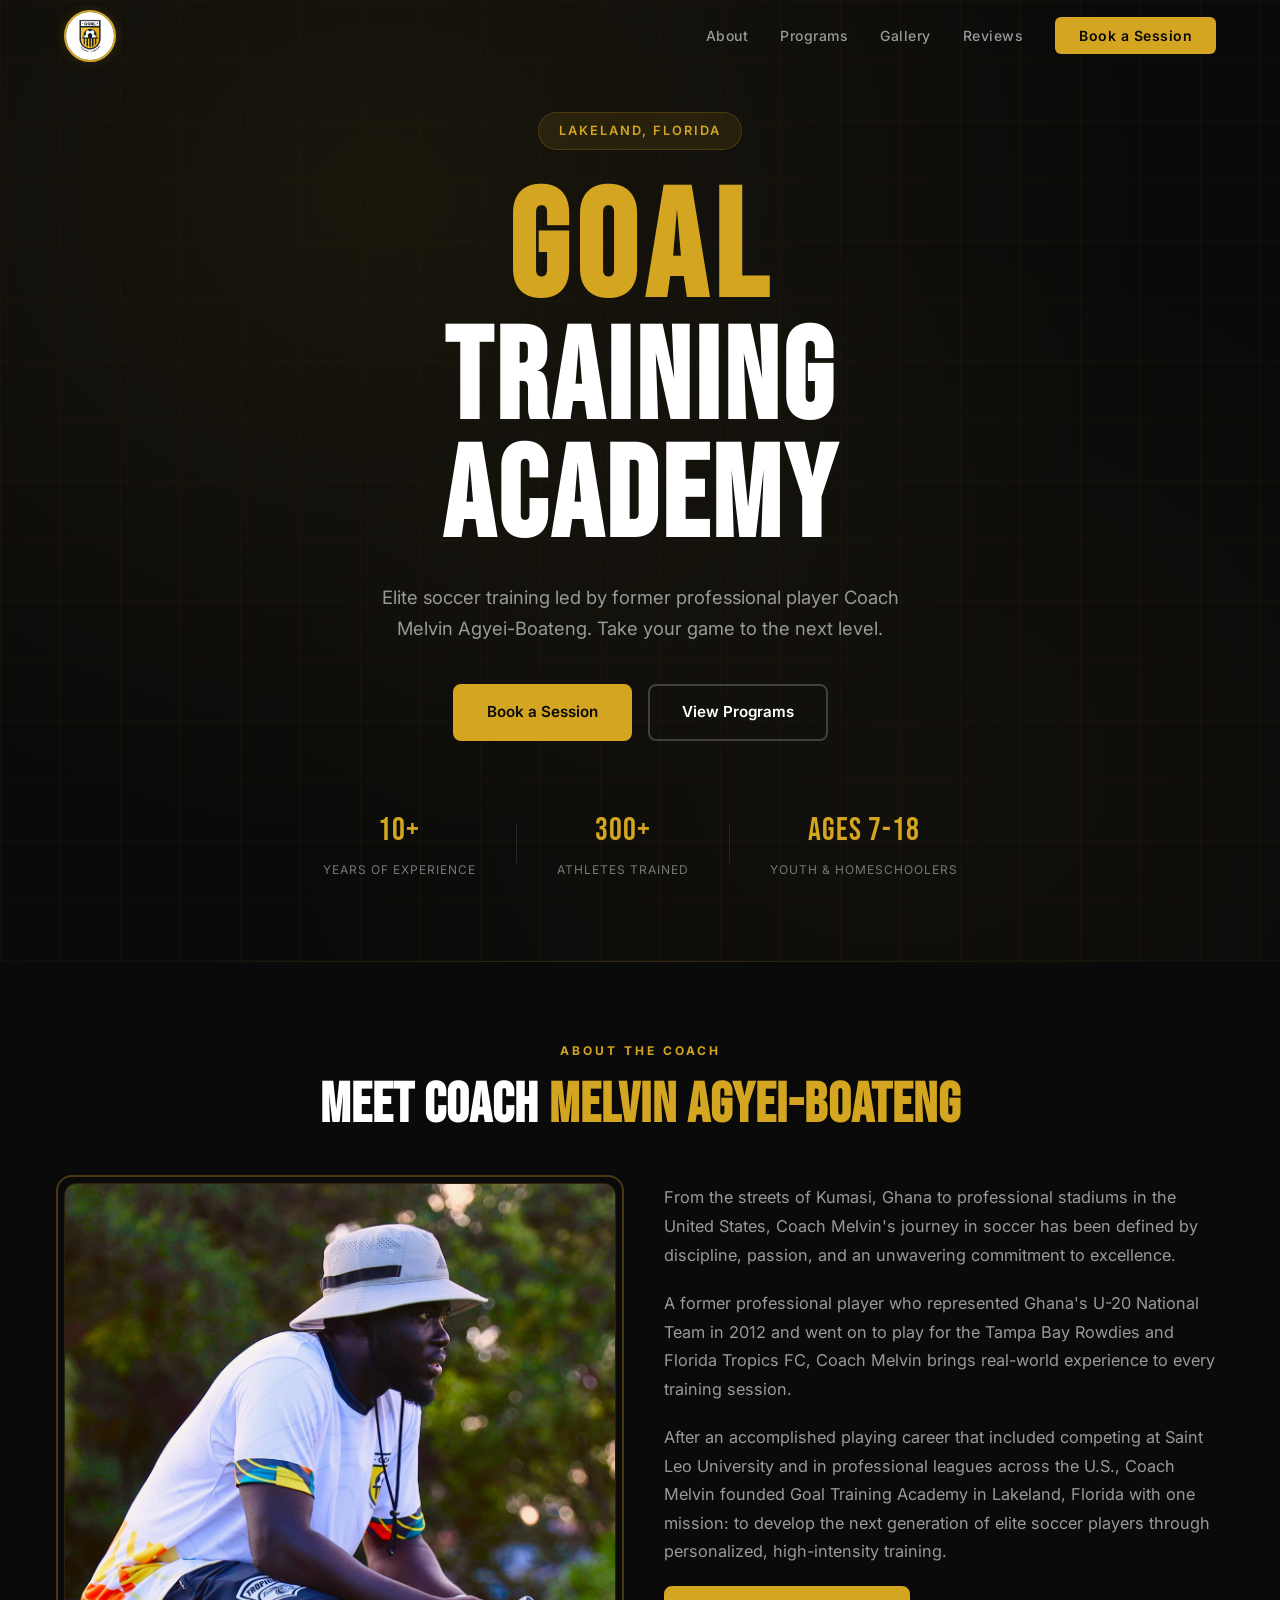
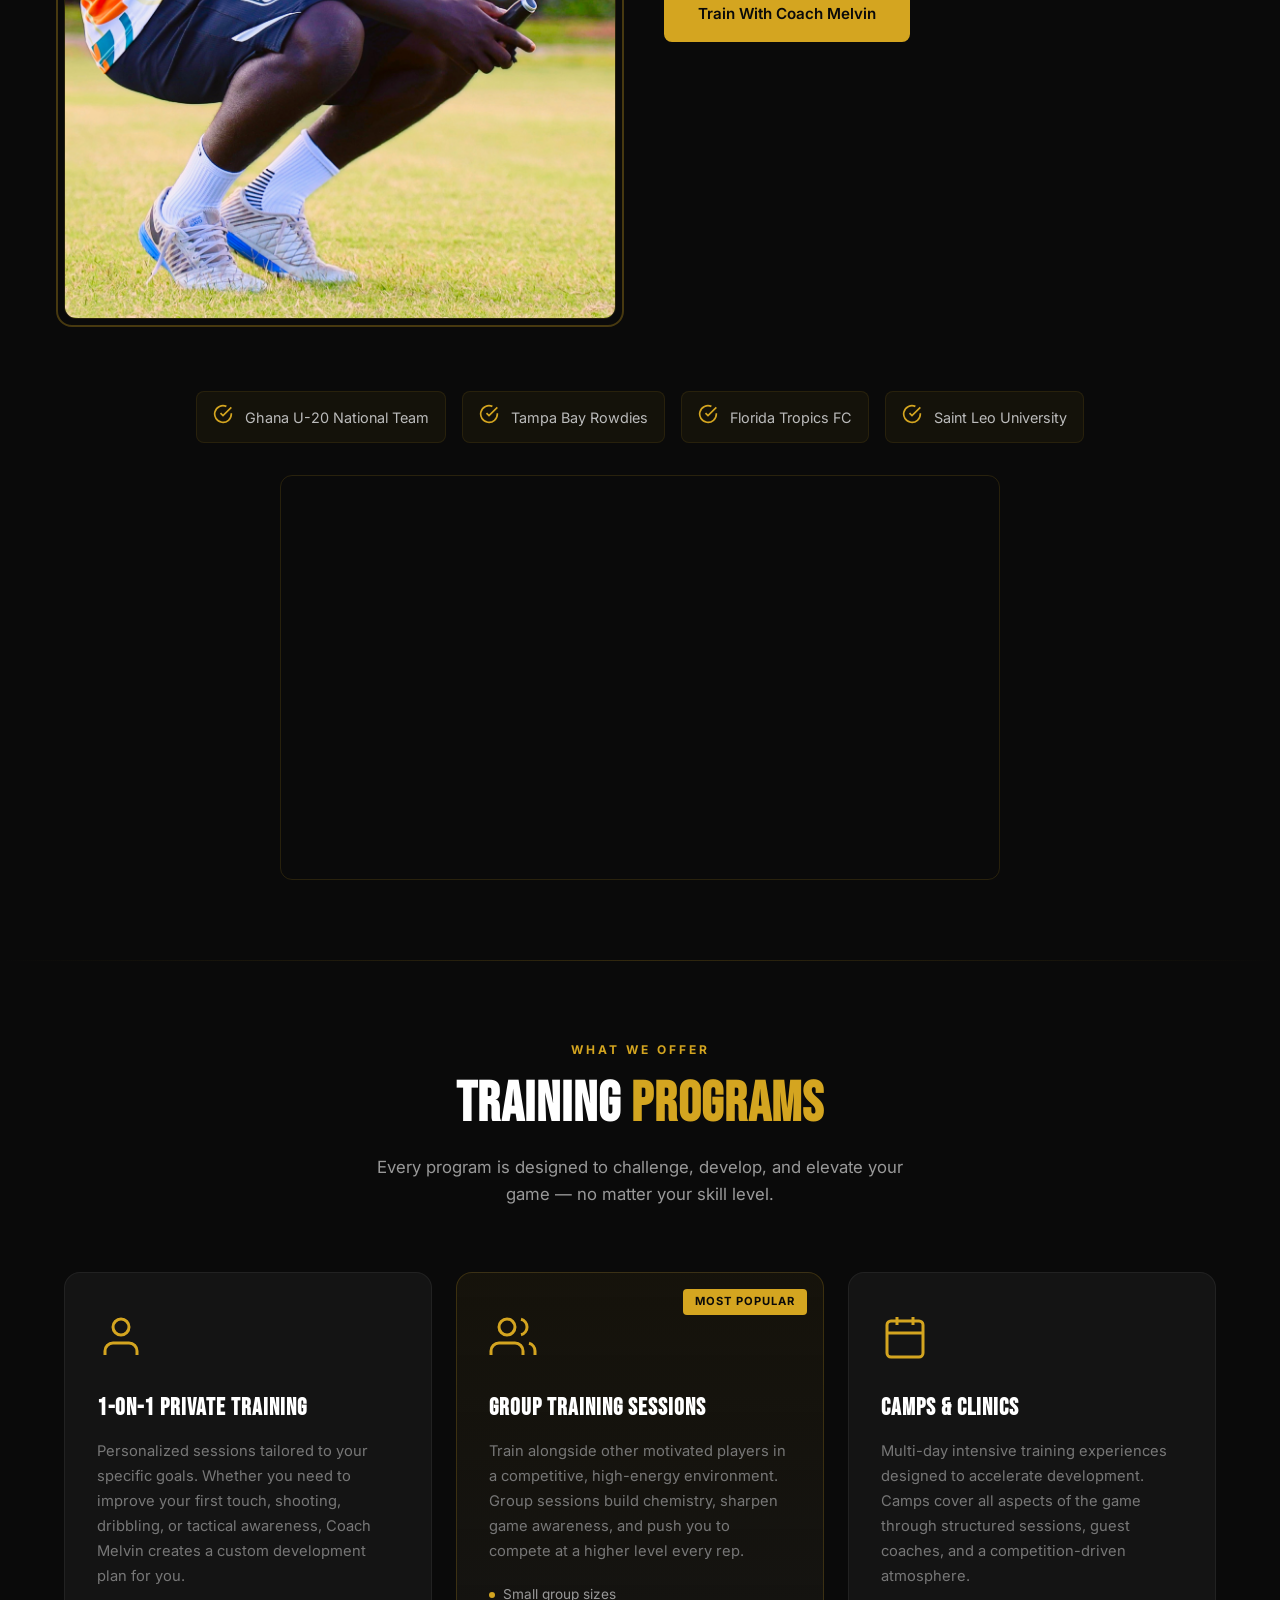
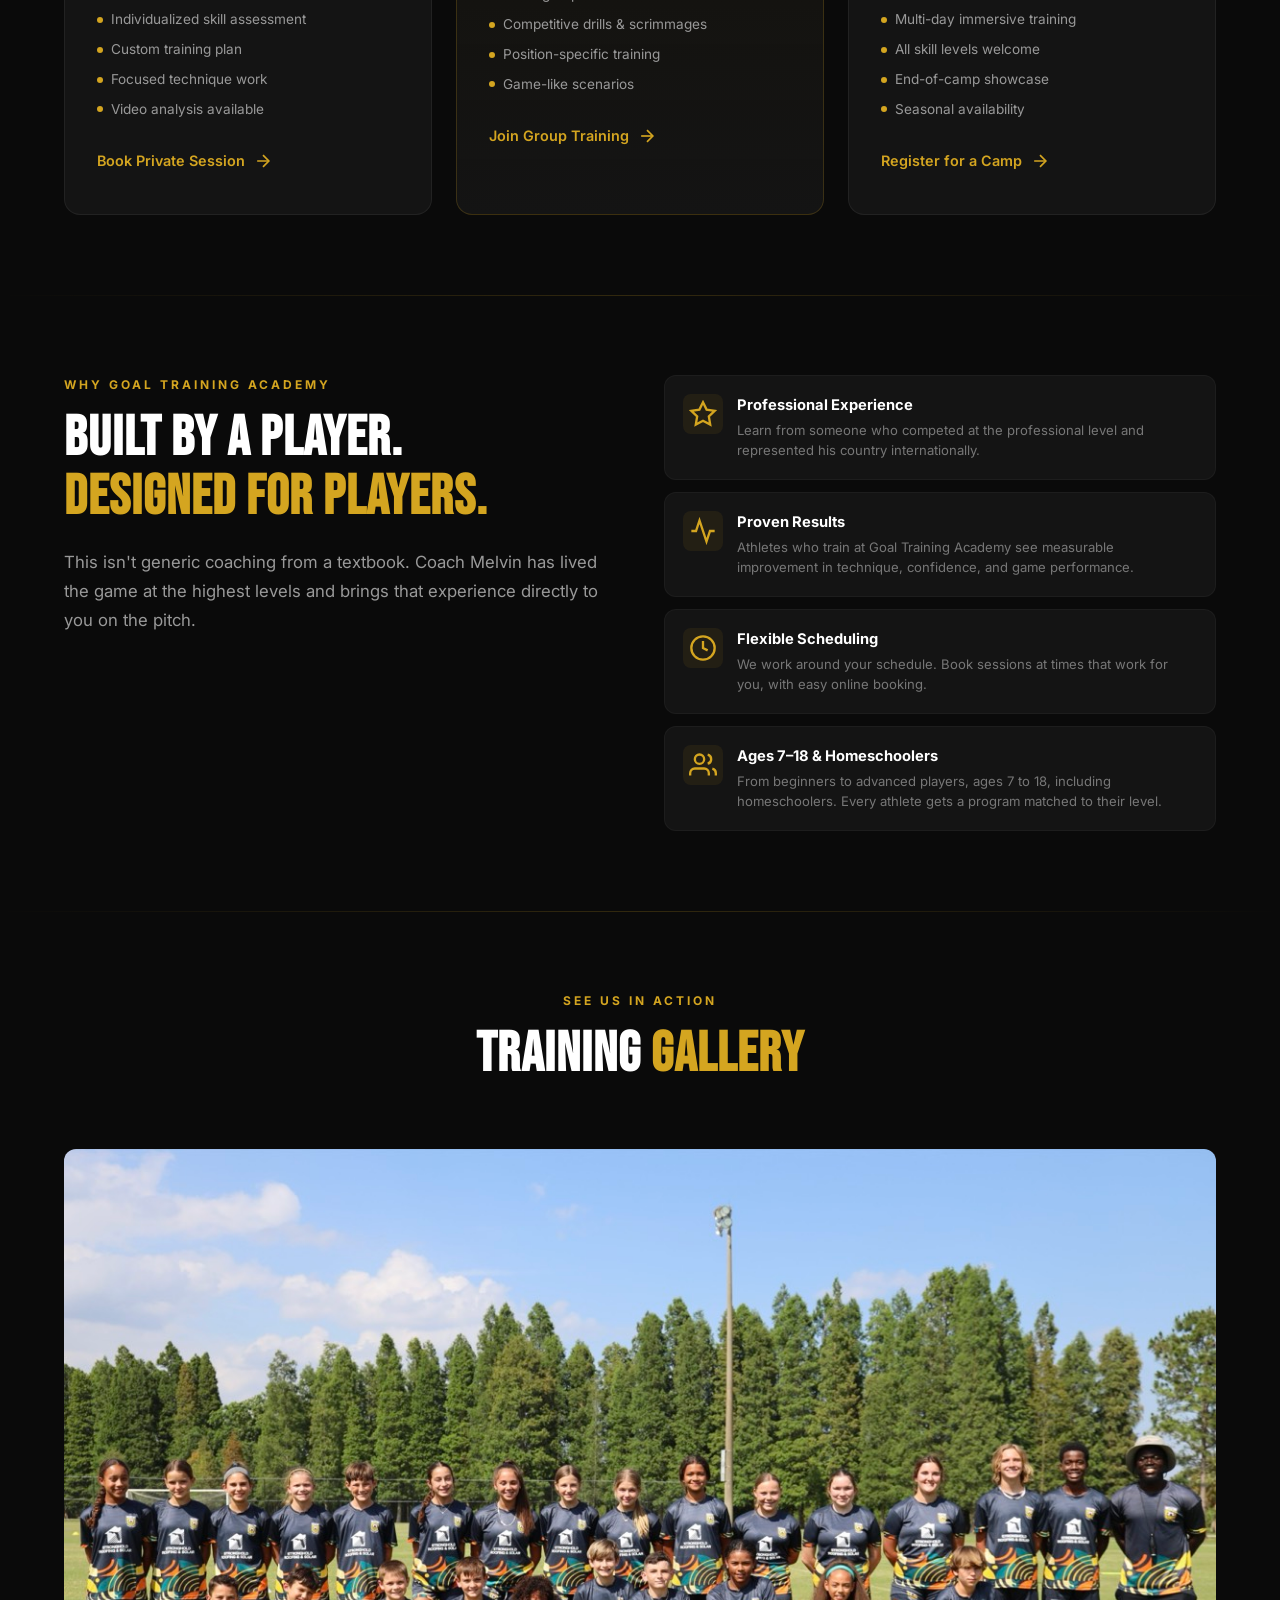
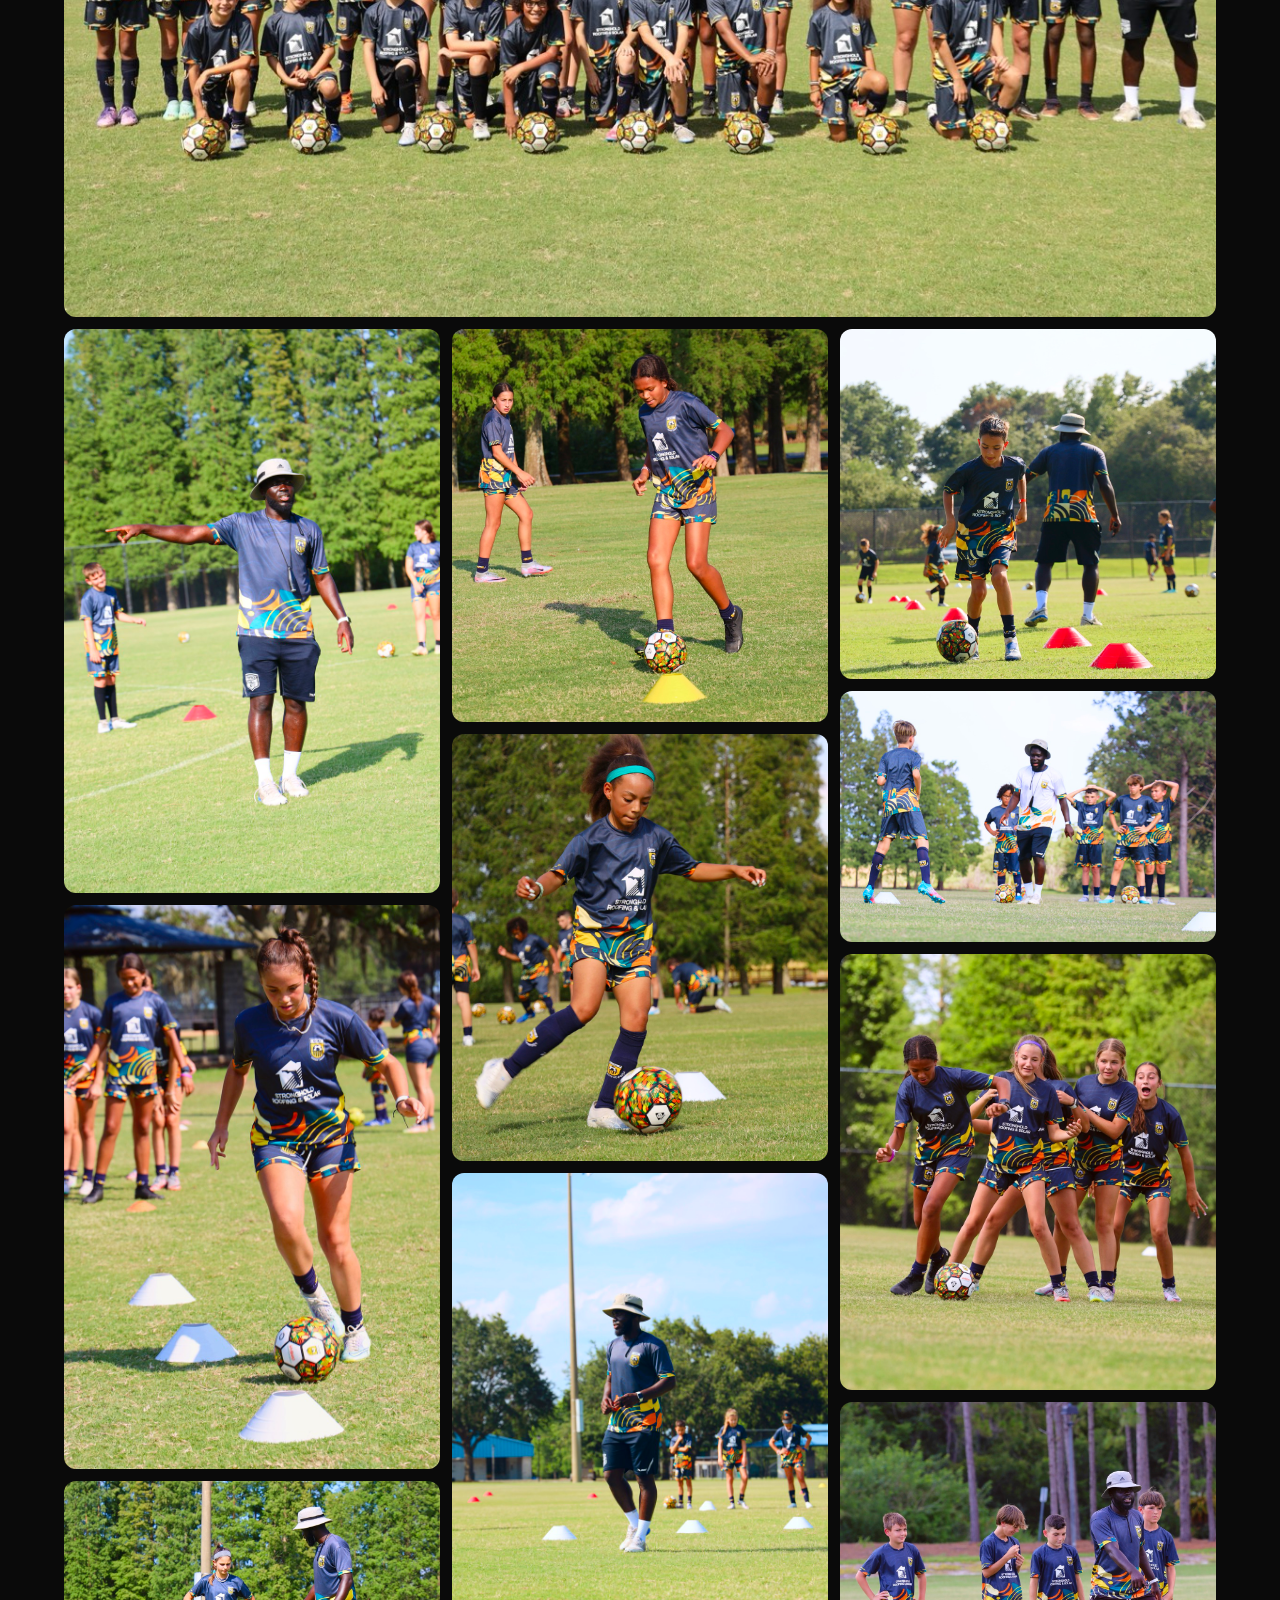
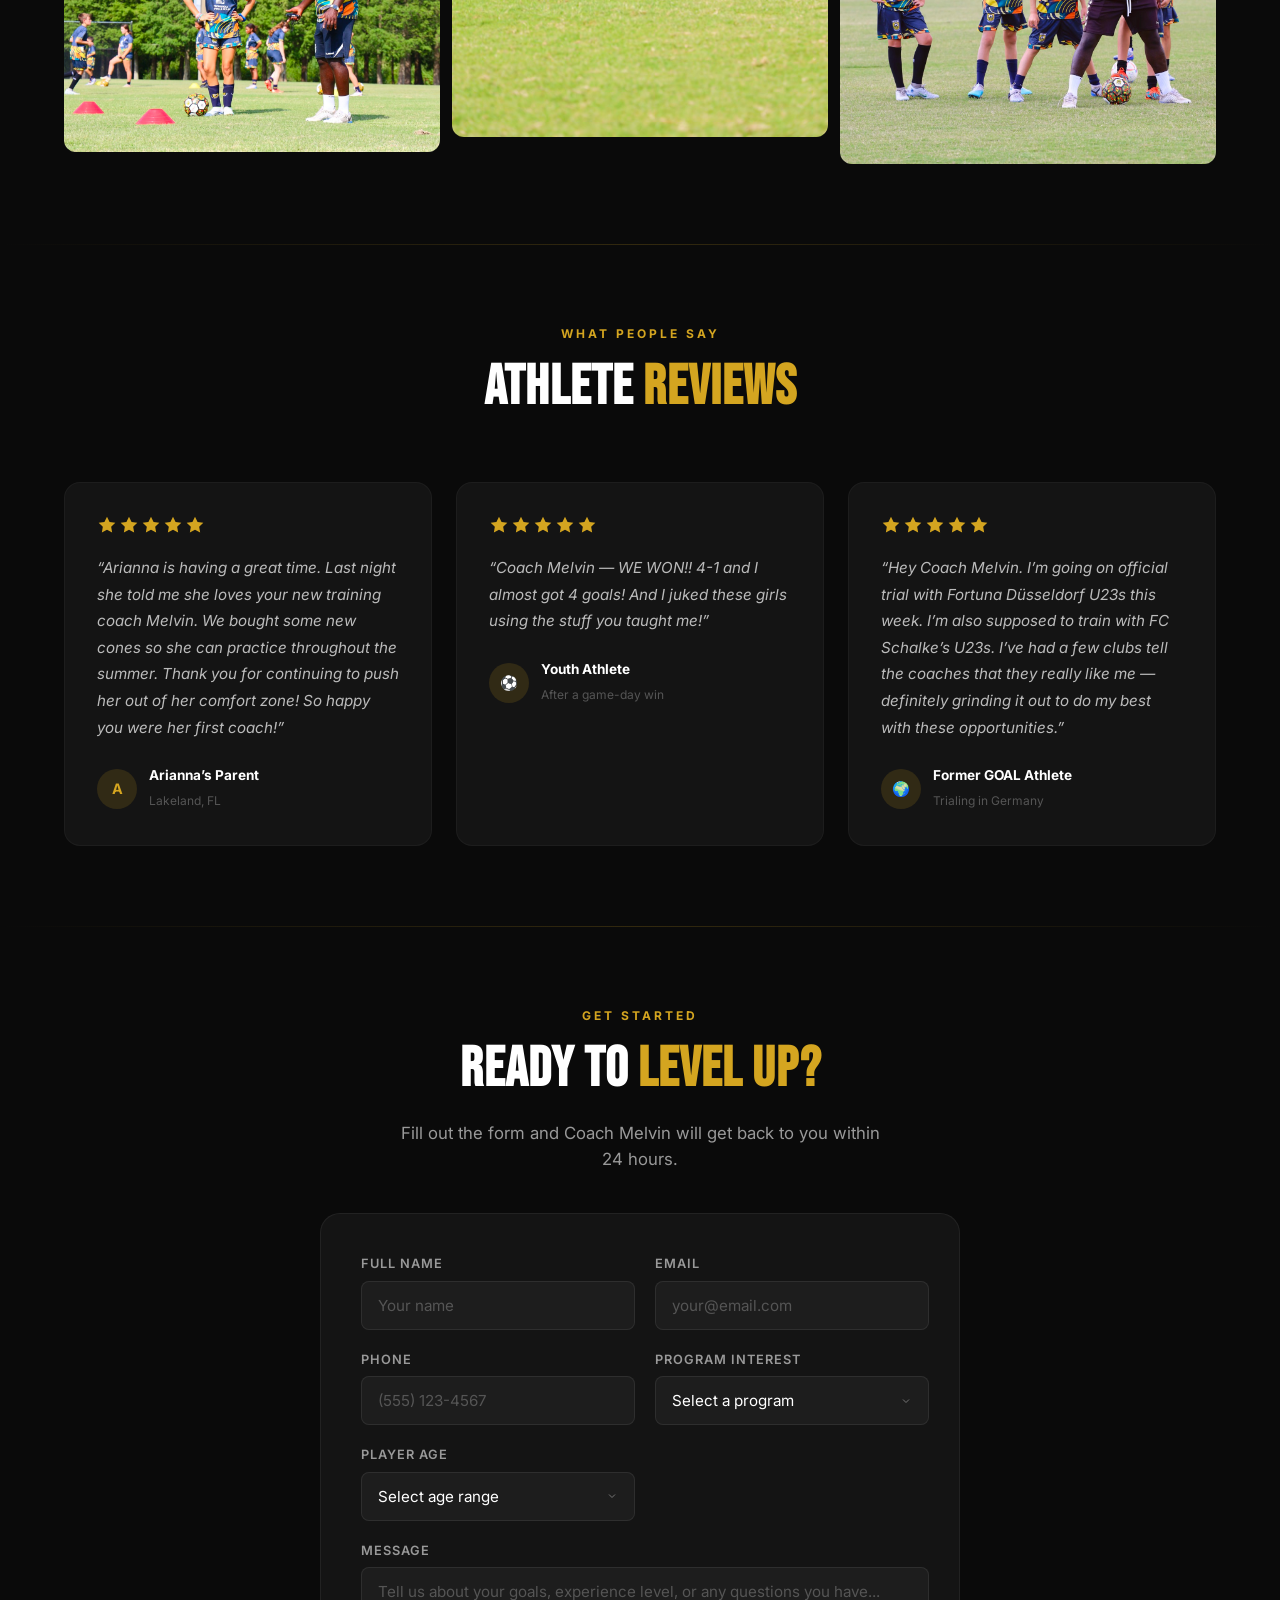
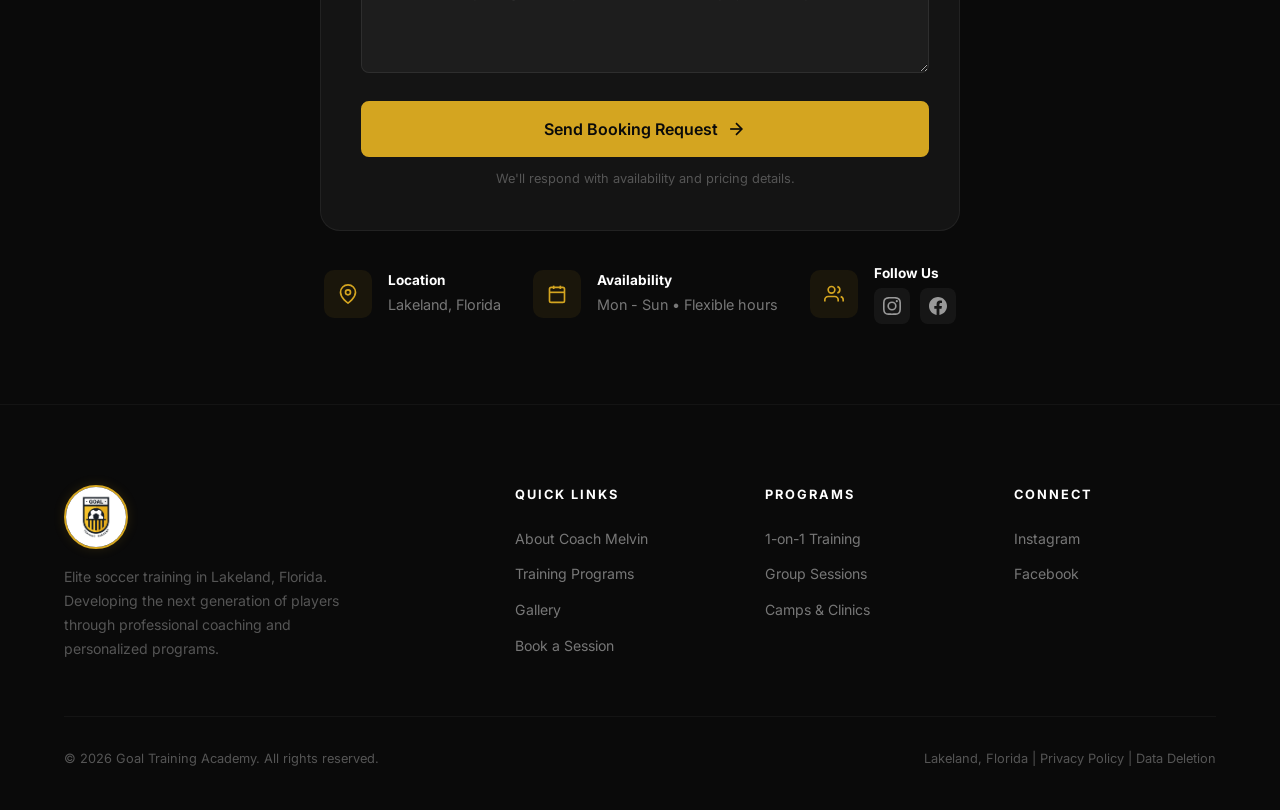
<file: index.html>
<!DOCTYPE html>
<html lang="en">
<head>
  <meta charset="UTF-8">
  <meta name="viewport" content="width=device-width, initial-scale=1.0">
  <title>Goal Training Academy | Soccer Training in Lakeland, FL</title>
  <meta name="description" content="Elite soccer training in Lakeland, Florida. 1-on-1 sessions, group training, and camps led by Coach Melvin Agyei-Boateng, former professional player.">
  <link rel="preconnect" href="https://fonts.googleapis.com">
  <link rel="preconnect" href="https://fonts.gstatic.com" crossorigin>
  <link href="https://fonts.googleapis.com/css2?family=Bebas+Neue&family=Inter:wght@400;500;600;700&display=swap" rel="stylesheet">
  <link rel="stylesheet" href="styles.css">
  <link rel="icon" type="image/svg+xml" href="data:image/svg+xml,<svg xmlns='http://www.w3.org/2000/svg' viewBox='0 0 100 100'><text y='.9em' font-size='90'>%E2%9A%BD</text></svg>">
</head>
<body>

  <!-- NAVIGATION -->
  <nav class="nav" id="nav">
    <div class="nav__container">
      <a href="#" class="nav__logo">
        <img src="logo.jpg" alt="Goal Training Academy" class="nav__logo-img">
      </a>
      <button class="nav__toggle" id="navToggle" aria-label="Menu">
        <span></span><span></span><span></span>
      </button>
      <ul class="nav__links" id="navLinks">
        <li><a href="#about">About</a></li>
        <li><a href="#services">Programs</a></li>
        <li><a href="#gallery">Gallery</a></li>
        <li><a href="#testimonials">Reviews</a></li>
        <li><a href="#contact" class="nav__cta">Book a Session</a></li>
      </ul>
    </div>
  </nav>

  <!-- HERO -->
  <header class="hero" id="hero">
    <div class="hero__bg">
      <div class="hero__pattern"></div>
    </div>
    <div class="hero__content">
      <div class="hero__badge">Lakeland, Florida</div>
      <h1 class="hero__title">
        <span class="hero__title-line hero__title-line--gold">GOAL</span>
        <span class="hero__title-line">TRAINING</span>
        <span class="hero__title-line">ACADEMY</span>
      </h1>
      <p class="hero__subtitle">Elite soccer training led by former professional player Coach Melvin Agyei-Boateng. Take your game to the next level.</p>
      <div class="hero__actions">
        <a href="#contact" class="btn btn--primary">Book a Session</a>
        <a href="#services" class="btn btn--outline">View Programs</a>
      </div>
      <div class="hero__stats">
        <div class="hero__stat">
          <span class="hero__stat-number">10+</span>
          <span class="hero__stat-label">Years of Experience</span>
        </div>
        <div class="hero__stat-divider"></div>
        <div class="hero__stat">
          <span class="hero__stat-number">300+</span>
          <span class="hero__stat-label">Athletes Trained</span>
        </div>
        <div class="hero__stat-divider"></div>
        <div class="hero__stat">
          <span class="hero__stat-number">Ages 7-18</span>
          <span class="hero__stat-label">Youth &amp; Homeschoolers</span>
        </div>
      </div>
    </div>
  </header>

  <!-- ABOUT -->
  <section class="about" id="about">
    <div class="container">
      <div class="about__heading">
        <div class="section-label">About the Coach</div>
        <h2 class="section-title">Meet Coach <span class="text-gold">Melvin Agyei-Boateng</span></h2>
      </div>
      <div class="about__grid">
        <div class="about__image-col">
          <div class="about__image-wrapper">
            <img src="coach-melvin.jpg" alt="Coach Melvin Agyei-Boateng on the field" class="about__image">
            <div class="about__image-accent"></div>
          </div>
        </div>
        <div class="about__text-col">
          <p class="about__bio">
            From the streets of Kumasi, Ghana to professional stadiums in the United States, Coach Melvin's journey in soccer has been defined by discipline, passion, and an unwavering commitment to excellence.
          </p>
          <p class="about__bio">
            A former professional player who represented Ghana's U-20 National Team in 2012 and went on to play for the Tampa Bay Rowdies and Florida Tropics FC, Coach Melvin brings real-world experience to every training session.
          </p>
          <p class="about__bio">
            After an accomplished playing career that included competing at Saint Leo University and in professional leagues across the U.S., Coach Melvin founded Goal Training Academy in Lakeland, Florida with one mission: to develop the next generation of elite soccer players through personalized, high-intensity training.
          </p>
          <a href="#contact" class="btn btn--primary">Train With Coach Melvin</a>
        </div>
      </div>
      <div class="about__credentials about__credentials--row">
        <div class="about__credential">
          <div class="about__credential-icon">
            <svg width="20" height="20" viewBox="0 0 24 24" fill="none" stroke="#D4A520" stroke-width="2"><path d="M22 11.08V12a10 10 0 1 1-5.93-9.14"/><polyline points="22 4 12 14.01 9 11.01"/></svg>
          </div>
          <span>Ghana U-20 National Team</span>
        </div>
        <div class="about__credential">
          <div class="about__credential-icon">
            <svg width="20" height="20" viewBox="0 0 24 24" fill="none" stroke="#D4A520" stroke-width="2"><path d="M22 11.08V12a10 10 0 1 1-5.93-9.14"/><polyline points="22 4 12 14.01 9 11.01"/></svg>
          </div>
          <span>Tampa Bay Rowdies</span>
        </div>
        <div class="about__credential">
          <div class="about__credential-icon">
            <svg width="20" height="20" viewBox="0 0 24 24" fill="none" stroke="#D4A520" stroke-width="2"><path d="M22 11.08V12a10 10 0 1 1-5.93-9.14"/><polyline points="22 4 12 14.01 9 11.01"/></svg>
          </div>
          <span>Florida Tropics FC</span>
        </div>
        <div class="about__credential">
          <div class="about__credential-icon">
            <svg width="20" height="20" viewBox="0 0 24 24" fill="none" stroke="#D4A520" stroke-width="2"><path d="M22 11.08V12a10 10 0 1 1-5.93-9.14"/><polyline points="22 4 12 14.01 9 11.01"/></svg>
          </div>
          <span>Saint Leo University</span>
        </div>
      </div>
      <div class="about__video about__video--full">
        <iframe
          src="https://www.youtube.com/embed/28luuRoytFY"
          title="Coach Melvin's Story - Goal Training Academy"
          frameborder="0"
          allow="accelerometer; autoplay; clipboard-write; encrypted-media; gyroscope; picture-in-picture; web-share"
          allowfullscreen
          class="about__video-embed"
        ></iframe>
      </div>
    </div>
  </section>

  <!-- SERVICES -->
  <section class="services" id="services">
    <div class="container">
      <div class="section-header">
        <div class="section-label">What We Offer</div>
        <h2 class="section-title">Training <span class="text-gold">Programs</span></h2>
        <p class="section-desc">Every program is designed to challenge, develop, and elevate your game — no matter your skill level.</p>
      </div>
      <div class="services__grid">

        <div class="service-card">
          <div class="service-card__icon">
            <svg width="48" height="48" viewBox="0 0 24 24" fill="none" stroke="#D4A520" stroke-width="1.5">
              <path d="M20 21v-2a4 4 0 0 0-4-4H8a4 4 0 0 0-4 4v2"/>
              <circle cx="12" cy="7" r="4"/>
            </svg>
          </div>
          <h3 class="service-card__title">1-on-1 Private Training</h3>
          <p class="service-card__desc">Personalized sessions tailored to your specific goals. Whether you need to improve your first touch, shooting, dribbling, or tactical awareness, Coach Melvin creates a custom development plan for you.</p>
          <ul class="service-card__features">
            <li>Individualized skill assessment</li>
            <li>Custom training plan</li>
            <li>Focused technique work</li>
            <li>Video analysis available</li>
          </ul>
          <a href="#contact" class="service-card__link">
            Book Private Session
            <svg width="20" height="20" viewBox="0 0 24 24" fill="none" stroke="currentColor" stroke-width="2"><line x1="5" y1="12" x2="19" y2="12"/><polyline points="12 5 19 12 12 19"/></svg>
          </a>
        </div>

        <div class="service-card service-card--featured">
          <div class="service-card__badge">Most Popular</div>
          <div class="service-card__icon">
            <svg width="48" height="48" viewBox="0 0 24 24" fill="none" stroke="#D4A520" stroke-width="1.5">
              <path d="M17 21v-2a4 4 0 0 0-4-4H5a4 4 0 0 0-4 4v2"/>
              <circle cx="9" cy="7" r="4"/>
              <path d="M23 21v-2a4 4 0 0 0-3-3.87"/>
              <path d="M16 3.13a4 4 0 0 1 0 7.75"/>
            </svg>
          </div>
          <h3 class="service-card__title">Group Training Sessions</h3>
          <p class="service-card__desc">Train alongside other motivated players in a competitive, high-energy environment. Group sessions build chemistry, sharpen game awareness, and push you to compete at a higher level every rep.</p>
          <ul class="service-card__features">
            <li>Small group sizes</li>
            <li>Competitive drills & scrimmages</li>
            <li>Position-specific training</li>
            <li>Game-like scenarios</li>
          </ul>
          <a href="#contact" class="service-card__link">
            Join Group Training
            <svg width="20" height="20" viewBox="0 0 24 24" fill="none" stroke="currentColor" stroke-width="2"><line x1="5" y1="12" x2="19" y2="12"/><polyline points="12 5 19 12 12 19"/></svg>
          </a>
        </div>

        <div class="service-card">
          <div class="service-card__icon">
            <svg width="48" height="48" viewBox="0 0 24 24" fill="none" stroke="#D4A520" stroke-width="1.5">
              <rect x="3" y="4" width="18" height="18" rx="2" ry="2"/>
              <line x1="16" y1="2" x2="16" y2="6"/>
              <line x1="8" y1="2" x2="8" y2="6"/>
              <line x1="3" y1="10" x2="21" y2="10"/>
              <path d="M8 14h.01M12 14h.01M16 14h.01M8 18h.01M12 18h.01"/>
            </svg>
          </div>
          <h3 class="service-card__title">Camps &amp; Clinics</h3>
          <p class="service-card__desc">Multi-day intensive training experiences designed to accelerate development. Camps cover all aspects of the game through structured sessions, guest coaches, and a competition-driven atmosphere.</p>
          <ul class="service-card__features">
            <li>Multi-day immersive training</li>
            <li>All skill levels welcome</li>
            <li>End-of-camp showcase</li>
            <li>Seasonal availability</li>
          </ul>
          <a href="#contact" class="service-card__link">
            Register for a Camp
            <svg width="20" height="20" viewBox="0 0 24 24" fill="none" stroke="currentColor" stroke-width="2"><line x1="5" y1="12" x2="19" y2="12"/><polyline points="12 5 19 12 12 19"/></svg>
          </a>
        </div>

      </div>
    </div>
  </section>

  <!-- WHY CHOOSE US -->
  <section class="why" id="why">
    <div class="container">
      <div class="why__grid">
        <div class="why__text">
          <div class="section-label">Why Goal Training Academy</div>
          <h2 class="section-title">Built by a Player.<br><span class="text-gold">Designed for Players.</span></h2>
          <p>This isn't generic coaching from a textbook. Coach Melvin has lived the game at the highest levels and brings that experience directly to you on the pitch.</p>
        </div>
        <div class="why__features">
          <div class="why__feature">
            <div class="why__feature-icon">
              <svg width="28" height="28" viewBox="0 0 24 24" fill="none" stroke="#D4A520" stroke-width="2"><polygon points="12 2 15.09 8.26 22 9.27 17 14.14 18.18 21.02 12 17.77 5.82 21.02 7 14.14 2 9.27 8.91 8.26 12 2"/></svg>
            </div>
            <div>
              <h4>Professional Experience</h4>
              <p>Learn from someone who competed at the professional level and represented his country internationally.</p>
            </div>
          </div>
          <div class="why__feature">
            <div class="why__feature-icon">
              <svg width="28" height="28" viewBox="0 0 24 24" fill="none" stroke="#D4A520" stroke-width="2"><path d="M22 12h-4l-3 9L9 3l-3 9H2"/></svg>
            </div>
            <div>
              <h4>Proven Results</h4>
              <p>Athletes who train at Goal Training Academy see measurable improvement in technique, confidence, and game performance.</p>
            </div>
          </div>
          <div class="why__feature">
            <div class="why__feature-icon">
              <svg width="28" height="28" viewBox="0 0 24 24" fill="none" stroke="#D4A520" stroke-width="2"><circle cx="12" cy="12" r="10"/><polyline points="12 6 12 12 16 14"/></svg>
            </div>
            <div>
              <h4>Flexible Scheduling</h4>
              <p>We work around your schedule. Book sessions at times that work for you, with easy online booking.</p>
            </div>
          </div>
          <div class="why__feature">
            <div class="why__feature-icon">
              <svg width="28" height="28" viewBox="0 0 24 24" fill="none" stroke="#D4A520" stroke-width="2"><path d="M17 21v-2a4 4 0 0 0-4-4H5a4 4 0 0 0-4 4v2"/><circle cx="9" cy="7" r="4"/><path d="M23 21v-2a4 4 0 0 0-3-3.87"/><path d="M16 3.13a4 4 0 0 1 0 7.75"/></svg>
            </div>
            <div>
              <h4>Ages 7&ndash;18 &amp; Homeschoolers</h4>
              <p>From beginners to advanced players, ages 7 to 18, including homeschoolers. Every athlete gets a program matched to their level.</p>
            </div>
          </div>
        </div>
      </div>
    </div>
  </section>

  <!-- GALLERY / VIDEO -->
  <section class="gallery" id="gallery">
    <div class="container">
      <div class="section-header">
        <div class="section-label">See Us in Action</div>
        <h2 class="section-title">Training <span class="text-gold">Gallery</span></h2>
      </div>
      <div class="gallery__hero">
        <img src="gallery/4Q9A0932.jpg" alt="Goal Training Academy full team photo" width="1200" height="800" loading="lazy">
      </div>
      <div class="gallery__grid">
        <div class="gallery__col">
          <div class="gallery__item">
            <img src="gallery/IMG_8604.jpg" alt="Coach Melvin directing players during training" width="800" height="1200" loading="lazy">
          </div>
          <div class="gallery__item">
            <img src="gallery/IMG_8830.jpg" alt="Player dribbling through cones during training session" width="800" height="1200" loading="lazy">
          </div>
          <div class="gallery__item">
            <img src="gallery/IMG_8606.jpg" alt="Player working on ball control with Coach Melvin" width="1200" height="867" loading="lazy">
          </div>
        </div>
        <div class="gallery__col">
          <div class="gallery__item">
            <img src="gallery/IMG_8680.jpg" alt="Athletes practicing ball control through cone drills" width="1147" height="1200" loading="lazy">
          </div>
          <div class="gallery__item">
            <img src="gallery/IMG_8733.jpg" alt="Young athlete kicking the ball during training" width="1056" height="1200" loading="lazy">
          </div>
          <div class="gallery__item">
            <img src="gallery/IMG_8603.jpg" alt="Coach Melvin on the training field with cones" width="800" height="1200" loading="lazy">
          </div>
        </div>
        <div class="gallery__col">
          <div class="gallery__item">
            <img src="gallery/IMG_8605.jpg" alt="Youth player practicing cone drills with Coach Melvin" width="1200" height="1119" loading="lazy">
          </div>
          <div class="gallery__item">
            <img src="gallery/IMG_8740.jpg" alt="Coach Melvin leading a group drill session" width="1200" height="800" loading="lazy">
          </div>
          <div class="gallery__item">
            <img src="gallery/IMG_8877.jpg" alt="Girls competing for the ball during training" width="1034" height="1200" loading="lazy">
          </div>
          <div class="gallery__item">
            <img src="gallery/IMG_8876.jpg" alt="Coach Melvin demonstrating technique to players" width="1200" height="1155" loading="lazy">
          </div>
        </div>
      </div>
    </div>
  </section>

  <!-- TESTIMONIALS -->
  <section class="testimonials" id="testimonials">
    <div class="container">
      <div class="section-header">
        <div class="section-label">What People Say</div>
        <h2 class="section-title">Athlete <span class="text-gold">Reviews</span></h2>
      </div>
      <div class="testimonials__grid">
        <!-- Real Review 1: Parent -->
        <div class="testimonial-card">
          <div class="testimonial-card__stars">
            <svg width="20" height="20" viewBox="0 0 24 24" fill="#D4A520"><polygon points="12 2 15.09 8.26 22 9.27 17 14.14 18.18 21.02 12 17.77 5.82 21.02 7 14.14 2 9.27 8.91 8.26 12 2"/></svg>
            <svg width="20" height="20" viewBox="0 0 24 24" fill="#D4A520"><polygon points="12 2 15.09 8.26 22 9.27 17 14.14 18.18 21.02 12 17.77 5.82 21.02 7 14.14 2 9.27 8.91 8.26 12 2"/></svg>
            <svg width="20" height="20" viewBox="0 0 24 24" fill="#D4A520"><polygon points="12 2 15.09 8.26 22 9.27 17 14.14 18.18 21.02 12 17.77 5.82 21.02 7 14.14 2 9.27 8.91 8.26 12 2"/></svg>
            <svg width="20" height="20" viewBox="0 0 24 24" fill="#D4A520"><polygon points="12 2 15.09 8.26 22 9.27 17 14.14 18.18 21.02 12 17.77 5.82 21.02 7 14.14 2 9.27 8.91 8.26 12 2"/></svg>
            <svg width="20" height="20" viewBox="0 0 24 24" fill="#D4A520"><polygon points="12 2 15.09 8.26 22 9.27 17 14.14 18.18 21.02 12 17.77 5.82 21.02 7 14.14 2 9.27 8.91 8.26 12 2"/></svg>
          </div>
          <p class="testimonial-card__text">&ldquo;Arianna is having a great time. Last night she told me she loves your new training coach Melvin. We bought some new cones so she can practice throughout the summer. Thank you for continuing to push her out of her comfort zone! So happy you were her first coach!&rdquo;</p>
          <div class="testimonial-card__author">
            <div class="testimonial-card__avatar">A</div>
            <div>
              <strong>Arianna&rsquo;s Parent</strong>
              <span>Lakeland, FL</span>
            </div>
          </div>
        </div>
        <!-- Real Review 2: Athlete game-day text -->
        <div class="testimonial-card">
          <div class="testimonial-card__stars">
            <svg width="20" height="20" viewBox="0 0 24 24" fill="#D4A520"><polygon points="12 2 15.09 8.26 22 9.27 17 14.14 18.18 21.02 12 17.77 5.82 21.02 7 14.14 2 9.27 8.91 8.26 12 2"/></svg>
            <svg width="20" height="20" viewBox="0 0 24 24" fill="#D4A520"><polygon points="12 2 15.09 8.26 22 9.27 17 14.14 18.18 21.02 12 17.77 5.82 21.02 7 14.14 2 9.27 8.91 8.26 12 2"/></svg>
            <svg width="20" height="20" viewBox="0 0 24 24" fill="#D4A520"><polygon points="12 2 15.09 8.26 22 9.27 17 14.14 18.18 21.02 12 17.77 5.82 21.02 7 14.14 2 9.27 8.91 8.26 12 2"/></svg>
            <svg width="20" height="20" viewBox="0 0 24 24" fill="#D4A520"><polygon points="12 2 15.09 8.26 22 9.27 17 14.14 18.18 21.02 12 17.77 5.82 21.02 7 14.14 2 9.27 8.91 8.26 12 2"/></svg>
            <svg width="20" height="20" viewBox="0 0 24 24" fill="#D4A520"><polygon points="12 2 15.09 8.26 22 9.27 17 14.14 18.18 21.02 12 17.77 5.82 21.02 7 14.14 2 9.27 8.91 8.26 12 2"/></svg>
          </div>
          <p class="testimonial-card__text">&ldquo;Coach Melvin &mdash; WE WON!! 4-1 and I almost got 4 goals! And I juked these girls using the stuff you taught me!&rdquo;</p>
          <div class="testimonial-card__author">
            <div class="testimonial-card__avatar">⚽</div>
            <div>
              <strong>Youth Athlete</strong>
              <span>After a game-day win</span>
            </div>
          </div>
        </div>
        <!-- Real Review 3: Former athlete trialing in Europe -->
        <div class="testimonial-card">
          <div class="testimonial-card__stars">
            <svg width="20" height="20" viewBox="0 0 24 24" fill="#D4A520"><polygon points="12 2 15.09 8.26 22 9.27 17 14.14 18.18 21.02 12 17.77 5.82 21.02 7 14.14 2 9.27 8.91 8.26 12 2"/></svg>
            <svg width="20" height="20" viewBox="0 0 24 24" fill="#D4A520"><polygon points="12 2 15.09 8.26 22 9.27 17 14.14 18.18 21.02 12 17.77 5.82 21.02 7 14.14 2 9.27 8.91 8.26 12 2"/></svg>
            <svg width="20" height="20" viewBox="0 0 24 24" fill="#D4A520"><polygon points="12 2 15.09 8.26 22 9.27 17 14.14 18.18 21.02 12 17.77 5.82 21.02 7 14.14 2 9.27 8.91 8.26 12 2"/></svg>
            <svg width="20" height="20" viewBox="0 0 24 24" fill="#D4A520"><polygon points="12 2 15.09 8.26 22 9.27 17 14.14 18.18 21.02 12 17.77 5.82 21.02 7 14.14 2 9.27 8.91 8.26 12 2"/></svg>
            <svg width="20" height="20" viewBox="0 0 24 24" fill="#D4A520"><polygon points="12 2 15.09 8.26 22 9.27 17 14.14 18.18 21.02 12 17.77 5.82 21.02 7 14.14 2 9.27 8.91 8.26 12 2"/></svg>
          </div>
          <p class="testimonial-card__text">&ldquo;Hey Coach Melvin. I&rsquo;m going on official trial with Fortuna D&uuml;sseldorf U23s this week. I&rsquo;m also supposed to train with FC Schalke&rsquo;s U23s. I&rsquo;ve had a few clubs tell the coaches that they really like me &mdash; definitely grinding it out to do my best with these opportunities.&rdquo;</p>
          <div class="testimonial-card__author">
            <div class="testimonial-card__avatar">🌍</div>
            <div>
              <strong>Former GOAL Athlete</strong>
              <span>Trialing in Germany</span>
            </div>
          </div>
        </div>
      </div>
    </div>
  </section>

  <!-- CONTACT / BOOKING -->
  <section class="contact" id="contact">
    <div class="container">
      <div class="contact__header">
        <div class="section-label">Get Started</div>
        <h2 class="section-title">Ready to <span class="text-gold">Level Up?</span></h2>
        <p class="contact__subtitle">Fill out the form and Coach Melvin will get back to you within 24 hours.</p>
      </div>
      <div class="contact__grid">
        <div class="contact__form-wrapper">
          <form class="contact__form" id="contactForm">
            <input type="text" name="honeypot" style="display:none" tabindex="-1" autocomplete="off">

            <div class="form-group">
              <label for="name">Full Name</label>
              <input type="text" id="name" name="name" placeholder="Your name" required>
            </div>
            <div class="form-group">
              <label for="email">Email</label>
              <input type="email" id="email" name="email" placeholder="your@email.com" required>
            </div>
            <div class="form-group">
              <label for="phone">Phone</label>
              <input type="tel" id="phone" name="phone" placeholder="(555) 123-4567" required>
            </div>
            <div class="form-group">
              <label for="program">Program Interest</label>
              <select id="program" name="program" required>
                <option value="" disabled selected>Select a program</option>
                <option value="1-on-1">1-on-1 Private Training</option>
                <option value="group">Group Training Sessions</option>
                <option value="camp">Camps &amp; Clinics</option>
                <option value="other">Not sure / Other</option>
              </select>
            </div>
            <div class="form-group">
              <label for="player-age">Player Age</label>
              <select id="player-age" name="player_age" required>
                <option value="" disabled selected>Select age range</option>
                <option value="7-9">7 - 9</option>
                <option value="10-13">10 - 13</option>
                <option value="14-18">14 - 18</option>
              </select>
            </div>
            <div class="form-group form-group--full">
              <label for="message">Message</label>
              <textarea id="message" name="message" rows="4" placeholder="Tell us about your goals, experience level, or any questions you have..."></textarea>
            </div>
            <button type="submit" class="btn btn--primary btn--full">
              Send Booking Request
              <svg width="20" height="20" viewBox="0 0 24 24" fill="none" stroke="currentColor" stroke-width="2"><line x1="5" y1="12" x2="19" y2="12"/><polyline points="12 5 19 12 12 19"/></svg>
            </button>
            <p class="form-note">We'll respond with availability and pricing details.</p>
          </form>
        </div>
        <div class="contact__sidebar">
          <div class="contact__detail">
            <div class="contact__detail-icon">
              <svg width="20" height="20" viewBox="0 0 24 24" fill="none" stroke="#D4A520" stroke-width="2"><path d="M21 10c0 7-9 13-9 13s-9-6-9-13a9 9 0 0 1 18 0z"/><circle cx="12" cy="10" r="3"/></svg>
            </div>
            <div>
              <strong>Location</strong>
              <span>Lakeland, Florida</span>
            </div>
          </div>
          <div class="contact__detail">
            <div class="contact__detail-icon">
              <svg width="20" height="20" viewBox="0 0 24 24" fill="none" stroke="#D4A520" stroke-width="2"><rect x="3" y="4" width="18" height="18" rx="2" ry="2"/><line x1="16" y1="2" x2="16" y2="6"/><line x1="8" y1="2" x2="8" y2="6"/><line x1="3" y1="10" x2="21" y2="10"/></svg>
            </div>
            <div>
              <strong>Availability</strong>
              <span>Mon - Sun &bull; Flexible hours</span>
            </div>
          </div>
          <div class="contact__detail">
            <div class="contact__detail-icon">
              <svg width="20" height="20" viewBox="0 0 24 24" fill="none" stroke="#D4A520" stroke-width="2"><path d="M17 21v-2a4 4 0 0 0-4-4H5a4 4 0 0 0-4 4v2"/><circle cx="9" cy="7" r="4"/><path d="M23 21v-2a4 4 0 0 0-3-3.87"/><path d="M16 3.13a4 4 0 0 1 0 7.75"/></svg>
            </div>
            <div>
              <strong>Follow Us</strong>
              <span class="contact__social-inline">
                <a href="https://www.instagram.com/g.o.a.ltrainingacademy?igsh=dGVsMjh6MXVwemsy&utm_source=qr" target="_blank" rel="noopener" aria-label="Instagram" class="social-link social-link--inline">
                  <svg width="18" height="18" viewBox="0 0 24 24" fill="currentColor"><path d="M12 2.163c3.204 0 3.584.012 4.85.07 3.252.148 4.771 1.691 4.919 4.919.058 1.265.069 1.645.069 4.849 0 3.205-.012 3.584-.069 4.849-.149 3.225-1.664 4.771-4.919 4.919-1.266.058-1.644.07-4.85.07-3.204 0-3.584-.012-4.849-.07-3.26-.149-4.771-1.699-4.919-4.92-.058-1.265-.07-1.644-.07-4.849 0-3.204.013-3.583.07-4.849.149-3.227 1.664-4.771 4.919-4.919 1.266-.057 1.645-.069 4.849-.069zM12 0C8.741 0 8.333.014 7.053.072 2.695.272.273 2.69.073 7.052.014 8.333 0 8.741 0 12c0 3.259.014 3.668.072 4.948.2 4.358 2.618 6.78 6.98 6.98C8.333 23.986 8.741 24 12 24c3.259 0 3.668-.014 4.948-.072 4.354-.2 6.782-2.618 6.979-6.98.059-1.28.073-1.689.073-4.948 0-3.259-.014-3.667-.072-4.947-.196-4.354-2.617-6.78-6.979-6.98C15.668.014 15.259 0 12 0zm0 5.838a6.162 6.162 0 100 12.324 6.162 6.162 0 000-12.324zM12 16a4 4 0 110-8 4 4 0 010 8zm6.406-11.845a1.44 1.44 0 100 2.881 1.44 1.44 0 000-2.881z"/></svg>
                </a>
                <a href="https://www.facebook.com/share/1Hhvs1eyrT/?mibextid=wwXIfr" target="_blank" rel="noopener" aria-label="Facebook" class="social-link social-link--inline">
                  <svg width="18" height="18" viewBox="0 0 24 24" fill="currentColor"><path d="M24 12.073c0-6.627-5.373-12-12-12s-12 5.373-12 12c0 5.99 4.388 10.954 10.125 11.854v-8.385H7.078v-3.47h3.047V9.43c0-3.007 1.792-4.669 4.533-4.669 1.312 0 2.686.235 2.686.235v2.953H15.83c-1.491 0-1.956.925-1.956 1.874v2.25h3.328l-.532 3.47h-2.796v8.385C19.612 23.027 24 18.062 24 12.073z"/></svg>
                </a>
              </span>
            </div>
          </div>
        </div>
      </div>
    </div>
  </section>

  <!-- FOOTER -->
  <footer class="footer">
    <div class="container">
      <div class="footer__grid">
        <div class="footer__brand">
          <div class="footer__logo">
            <img src="logo.jpg" alt="Goal Training Academy" class="footer__logo-img">
          </div>
          <p>Elite soccer training in Lakeland, Florida. Developing the next generation of players through professional coaching and personalized programs.</p>
        </div>
        <div class="footer__links-group">
          <h4>Quick Links</h4>
          <ul>
            <li><a href="#about">About Coach Melvin</a></li>
            <li><a href="#services">Training Programs</a></li>
            <li><a href="#gallery">Gallery</a></li>
            <li><a href="#contact">Book a Session</a></li>
          </ul>
        </div>
        <div class="footer__links-group">
          <h4>Programs</h4>
          <ul>
            <li><a href="#contact">1-on-1 Training</a></li>
            <li><a href="#contact">Group Sessions</a></li>
            <li><a href="#contact">Camps &amp; Clinics</a></li>
          </ul>
        </div>
        <div class="footer__links-group">
          <h4>Connect</h4>
          <ul>
            <li><a href="https://www.instagram.com/g.o.a.ltrainingacademy?igsh=dGVsMjh6MXVwemsy&utm_source=qr" target="_blank" rel="noopener">Instagram</a></li>
            <li><a href="https://www.facebook.com/share/1Hhvs1eyrT/?mibextid=wwXIfr" target="_blank" rel="noopener">Facebook</a></li>
          </ul>
        </div>
      </div>
      <div class="footer__bottom">
        <p>&copy; 2026 Goal Training Academy. All rights reserved.</p>
        <p>Lakeland, Florida | <a href="privacy.html">Privacy Policy</a> | <a href="deletion.html">Data Deletion</a></p>
      </div>
    </div>
  </footer>

  <script src="script.js"></script>
</body>
</html>
</file>
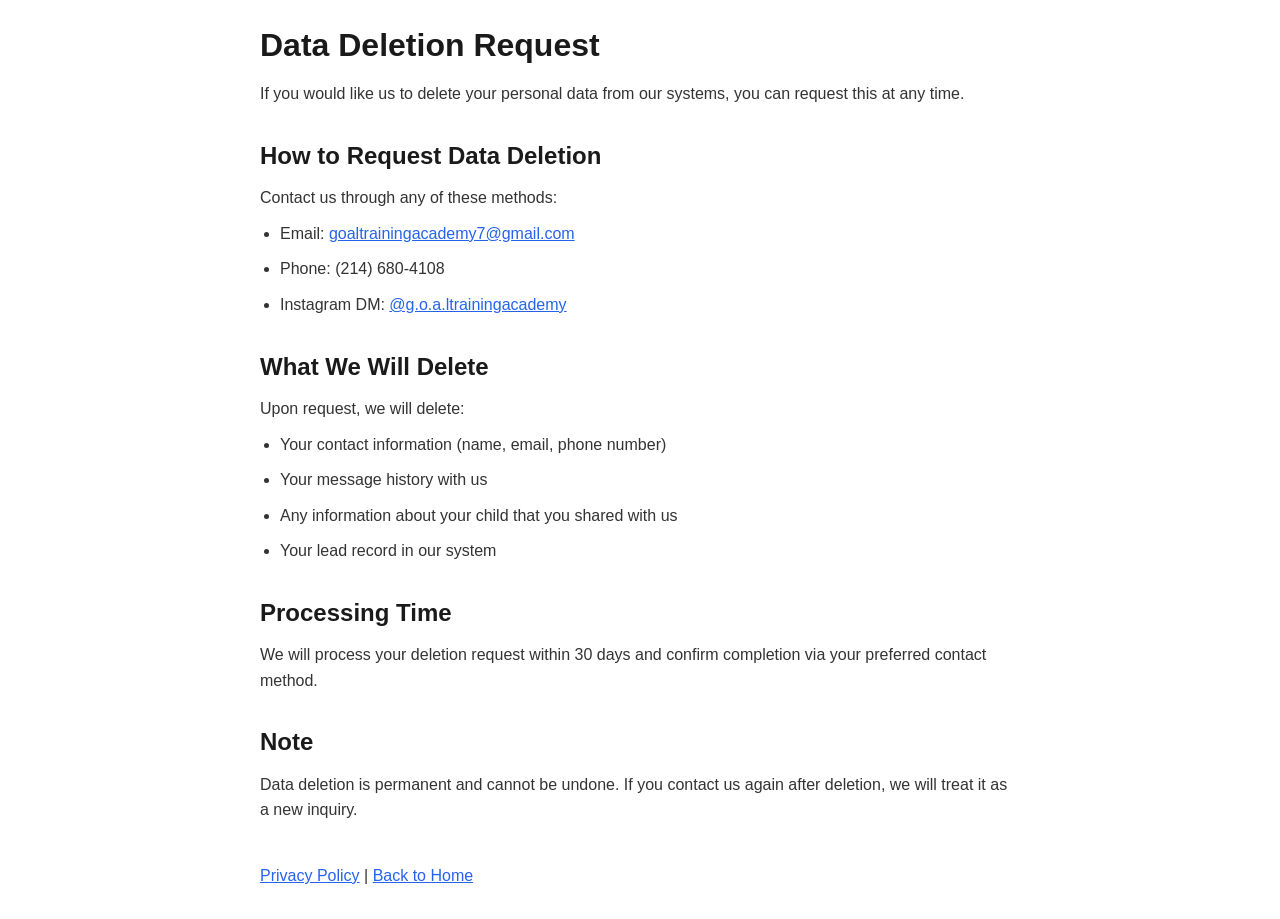
<file: deletion.html>
<!DOCTYPE html>
<html lang="en">
<head>
    <meta charset="UTF-8">
    <meta name="viewport" content="width=device-width, initial-scale=1.0">
    <title>Data Deletion - G.O.A.L. Training Academy</title>
    <style>
        * { margin: 0; padding: 0; box-sizing: border-box; }
        body { font-family: -apple-system, BlinkMacSystemFont, 'Segoe UI', Roboto, sans-serif; line-height: 1.6; color: #333; max-width: 800px; margin: 0 auto; padding: 20px; }
        h1 { margin-bottom: 10px; color: #1a1a1a; }
        h2 { margin-top: 30px; margin-bottom: 10px; color: #1a1a1a; }
        p, li { margin-bottom: 10px; }
        ul { padding-left: 20px; }
        a { color: #2563eb; }
    </style>
</head>
<body>
    <h1>Data Deletion Request</h1>

    <p>If you would like us to delete your personal data from our systems, you can request this at any time.</p>

    <h2>How to Request Data Deletion</h2>
    <p>Contact us through any of these methods:</p>
    <ul>
        <li>Email: <a href="mailto:goaltrainingacademy7@gmail.com">goaltrainingacademy7@gmail.com</a></li>
        <li>Phone: (214) 680-4108</li>
        <li>Instagram DM: <a href="https://instagram.com/g.o.a.ltrainingacademy">@g.o.a.ltrainingacademy</a></li>
    </ul>

    <h2>What We Will Delete</h2>
    <p>Upon request, we will delete:</p>
    <ul>
        <li>Your contact information (name, email, phone number)</li>
        <li>Your message history with us</li>
        <li>Any information about your child that you shared with us</li>
        <li>Your lead record in our system</li>
    </ul>

    <h2>Processing Time</h2>
    <p>We will process your deletion request within 30 days and confirm completion via your preferred contact method.</p>

    <h2>Note</h2>
    <p>Data deletion is permanent and cannot be undone. If you contact us again after deletion, we will treat it as a new inquiry.</p>

    <p style="margin-top: 40px;"><a href="/privacy.html">Privacy Policy</a> | <a href="/">Back to Home</a></p>
</body>
</html>
</file>
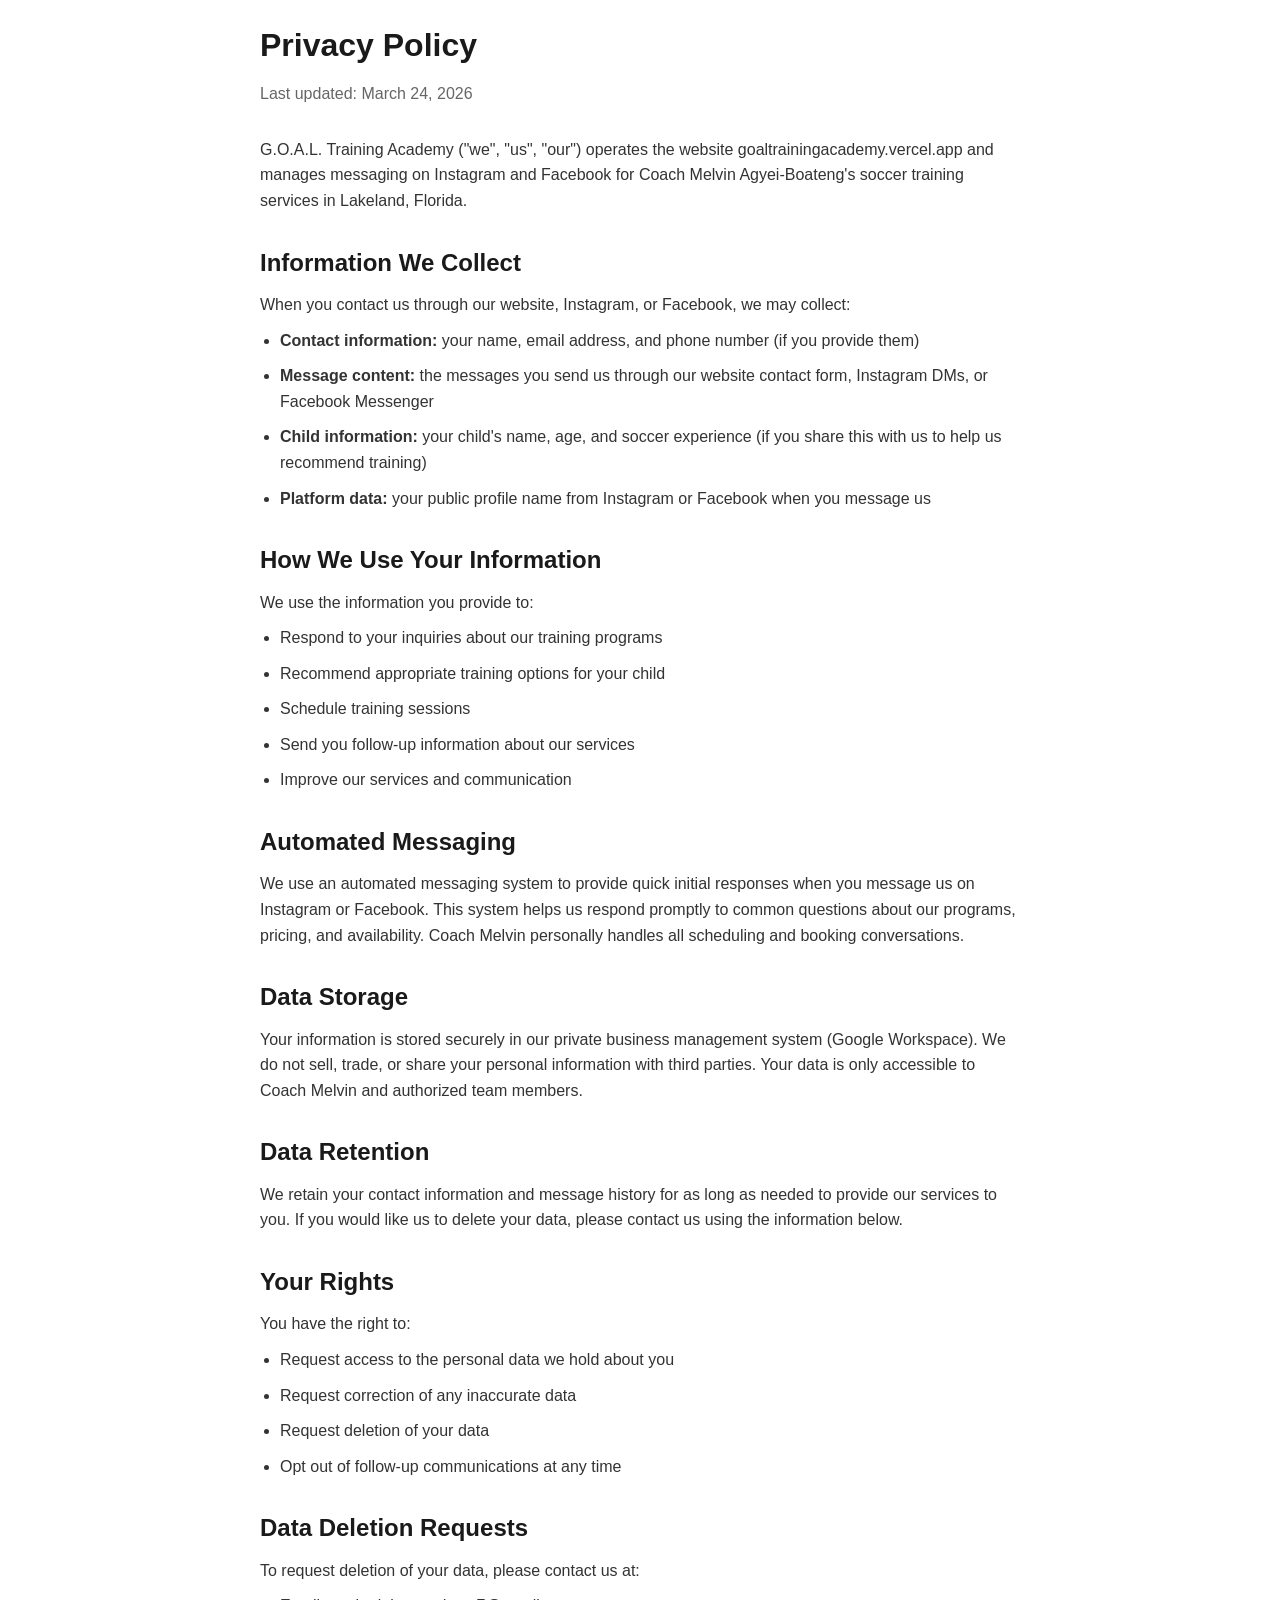
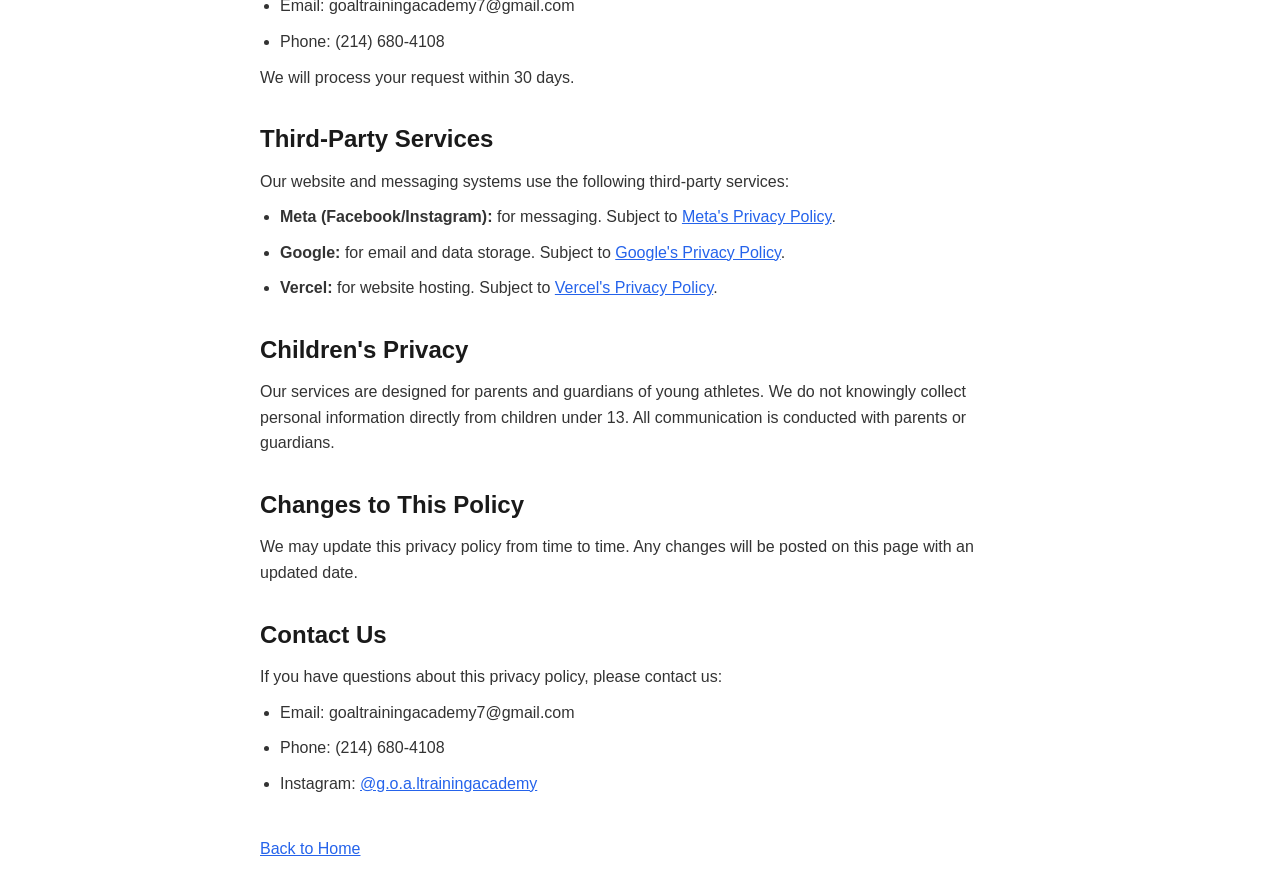
<file: privacy.html>
<!DOCTYPE html>
<html lang="en">
<head>
    <meta charset="UTF-8">
    <meta name="viewport" content="width=device-width, initial-scale=1.0">
    <title>Privacy Policy - G.O.A.L. Training Academy</title>
    <style>
        * { margin: 0; padding: 0; box-sizing: border-box; }
        body { font-family: -apple-system, BlinkMacSystemFont, 'Segoe UI', Roboto, sans-serif; line-height: 1.6; color: #333; max-width: 800px; margin: 0 auto; padding: 20px; }
        h1 { margin-bottom: 10px; color: #1a1a1a; }
        h2 { margin-top: 30px; margin-bottom: 10px; color: #1a1a1a; }
        p, li { margin-bottom: 10px; }
        ul { padding-left: 20px; }
        .last-updated { color: #666; margin-bottom: 30px; }
        a { color: #2563eb; }
    </style>
</head>
<body>
    <h1>Privacy Policy</h1>
    <p class="last-updated">Last updated: March 24, 2026</p>

    <p>G.O.A.L. Training Academy ("we", "us", "our") operates the website goaltrainingacademy.vercel.app and manages messaging on Instagram and Facebook for Coach Melvin Agyei-Boateng's soccer training services in Lakeland, Florida.</p>

    <h2>Information We Collect</h2>
    <p>When you contact us through our website, Instagram, or Facebook, we may collect:</p>
    <ul>
        <li><strong>Contact information:</strong> your name, email address, and phone number (if you provide them)</li>
        <li><strong>Message content:</strong> the messages you send us through our website contact form, Instagram DMs, or Facebook Messenger</li>
        <li><strong>Child information:</strong> your child's name, age, and soccer experience (if you share this with us to help us recommend training)</li>
        <li><strong>Platform data:</strong> your public profile name from Instagram or Facebook when you message us</li>
    </ul>

    <h2>How We Use Your Information</h2>
    <p>We use the information you provide to:</p>
    <ul>
        <li>Respond to your inquiries about our training programs</li>
        <li>Recommend appropriate training options for your child</li>
        <li>Schedule training sessions</li>
        <li>Send you follow-up information about our services</li>
        <li>Improve our services and communication</li>
    </ul>

    <h2>Automated Messaging</h2>
    <p>We use an automated messaging system to provide quick initial responses when you message us on Instagram or Facebook. This system helps us respond promptly to common questions about our programs, pricing, and availability. Coach Melvin personally handles all scheduling and booking conversations.</p>

    <h2>Data Storage</h2>
    <p>Your information is stored securely in our private business management system (Google Workspace). We do not sell, trade, or share your personal information with third parties. Your data is only accessible to Coach Melvin and authorized team members.</p>

    <h2>Data Retention</h2>
    <p>We retain your contact information and message history for as long as needed to provide our services to you. If you would like us to delete your data, please contact us using the information below.</p>

    <h2>Your Rights</h2>
    <p>You have the right to:</p>
    <ul>
        <li>Request access to the personal data we hold about you</li>
        <li>Request correction of any inaccurate data</li>
        <li>Request deletion of your data</li>
        <li>Opt out of follow-up communications at any time</li>
    </ul>

    <h2>Data Deletion Requests</h2>
    <p>To request deletion of your data, please contact us at:</p>
    <ul>
        <li>Email: goaltrainingacademy7@gmail.com</li>
        <li>Phone: (214) 680-4108</li>
    </ul>
    <p>We will process your request within 30 days.</p>

    <h2>Third-Party Services</h2>
    <p>Our website and messaging systems use the following third-party services:</p>
    <ul>
        <li><strong>Meta (Facebook/Instagram):</strong> for messaging. Subject to <a href="https://www.facebook.com/privacy/policy/">Meta's Privacy Policy</a>.</li>
        <li><strong>Google:</strong> for email and data storage. Subject to <a href="https://policies.google.com/privacy">Google's Privacy Policy</a>.</li>
        <li><strong>Vercel:</strong> for website hosting. Subject to <a href="https://vercel.com/legal/privacy-policy">Vercel's Privacy Policy</a>.</li>
    </ul>

    <h2>Children's Privacy</h2>
    <p>Our services are designed for parents and guardians of young athletes. We do not knowingly collect personal information directly from children under 13. All communication is conducted with parents or guardians.</p>

    <h2>Changes to This Policy</h2>
    <p>We may update this privacy policy from time to time. Any changes will be posted on this page with an updated date.</p>

    <h2>Contact Us</h2>
    <p>If you have questions about this privacy policy, please contact us:</p>
    <ul>
        <li>Email: goaltrainingacademy7@gmail.com</li>
        <li>Phone: (214) 680-4108</li>
        <li>Instagram: <a href="https://instagram.com/g.o.a.ltrainingacademy">@g.o.a.ltrainingacademy</a></li>
    </ul>

    <p style="margin-top: 40px;"><a href="/">Back to Home</a></p>
</body>
</html>
</file>
<file: styles.css>
/* ============================================
   GOAL TRAINING ACADEMY
   Brand Colors: Gold #D4A520, Black #1A1A1A
   ============================================ */

/* ---------- RESET & BASE ---------- */
*, *::before, *::after {
  margin: 0;
  padding: 0;
  box-sizing: border-box;
}

:root {
  --gold: #D4A520;
  --gold-light: #E8BC47;
  --gold-dark: #B8901A;
  --black: #0A0A0A;
  --black-soft: #1A1A1A;
  --black-card: #141414;
  --gray-900: #1a1a1a;
  --gray-800: #2a2a2a;
  --gray-700: #3a3a3a;
  --gray-600: #555;
  --gray-500: #777;
  --gray-400: #999;
  --gray-300: #bbb;
  --gray-100: #f0f0f0;
  --white: #ffffff;
  --font-display: 'Bebas Neue', sans-serif;
  --font-body: 'Inter', -apple-system, BlinkMacSystemFont, sans-serif;
  --nav-height: 72px;
}

html {
  -webkit-font-smoothing: antialiased;
}

body {
  font-family: var(--font-body);
  background: var(--black);
  color: var(--gray-300);
  line-height: 1.6;
  overflow-x: hidden;
}

a {
  text-decoration: none;
  color: inherit;
}

img {
  max-width: 100%;
  display: block;
}

ul {
  list-style: none;
}

.container {
  max-width: 1200px;
  margin: 0 auto;
  padding: 0 24px;
}

.text-gold {
  color: var(--gold);
}

.section-label {
  font-family: var(--font-body);
  font-size: 0.75rem;
  font-weight: 700;
  text-transform: uppercase;
  letter-spacing: 3px;
  color: var(--gold);
  margin-bottom: 16px;
}

.section-title {
  font-family: var(--font-display);
  font-size: clamp(2.2rem, 5vw, 3.5rem);
  color: var(--white);
  line-height: 1.05;
  letter-spacing: 1px;
  margin-bottom: 20px;
}

.section-desc {
  font-size: 1.05rem;
  color: var(--gray-400);
  max-width: 560px;
  margin: 0 auto;
}

.section-header {
  text-align: center;
  margin-bottom: 64px;
}

/* ---------- BUTTONS ---------- */
.btn {
  display: inline-flex;
  align-items: center;
  gap: 8px;
  padding: 14px 32px;
  font-family: var(--font-body);
  font-size: 0.95rem;
  font-weight: 600;
  border-radius: 8px;
  border: 2px solid transparent;
  cursor: pointer;
  transition: all 0.3s ease;
}

.btn--primary {
  background: var(--gold);
  color: var(--black);
  border-color: var(--gold);
}

.btn--primary:hover {
  background: var(--gold-light);
  border-color: var(--gold-light);
  transform: translateY(-2px);
  box-shadow: 0 8px 24px rgba(212, 165, 32, 0.25);
}

.btn--outline {
  background: transparent;
  color: var(--white);
  border-color: rgba(255,255,255,0.2);
}

.btn--outline:hover {
  border-color: var(--gold);
  color: var(--gold);
}

.btn--full {
  width: 100%;
  justify-content: center;
  padding: 16px 32px;
  font-size: 1rem;
}

/* ---------- NAVIGATION ---------- */
.nav {
  position: fixed;
  top: 0;
  left: 0;
  right: 0;
  height: var(--nav-height);
  z-index: 1000;
  transition: all 0.3s ease;
}

.nav--scrolled {
  background: rgba(10, 10, 10, 0.95);
  backdrop-filter: blur(20px);
  border-bottom: 1px solid rgba(212, 165, 32, 0.1);
}

.nav__container {
  max-width: 1200px;
  margin: 0 auto;
  padding: 0 24px;
  height: 100%;
  display: flex;
  align-items: center;
  justify-content: space-between;
}

.nav__logo {
  display: flex;
  align-items: center;
  gap: 10px;
  font-family: var(--font-display);
  font-size: 1.5rem;
  color: var(--white);
  letter-spacing: 2px;
}

.nav__logo-img {
  height: 52px;
  width: auto;
  object-fit: contain;
  border-radius: 50%;
  border: 2px solid var(--gold);
  box-shadow: 0 0 12px rgba(212, 165, 32, 0.15);
}

.nav__logo-icon {
  width: 32px;
  height: 37px;
}

.nav__logo-icon svg {
  width: 100%;
  height: 100%;
}

.nav__links {
  display: flex;
  align-items: center;
  gap: 32px;
}

.nav__links a {
  font-size: 0.875rem;
  font-weight: 500;
  color: var(--gray-400);
  transition: color 0.3s;
  letter-spacing: 0.5px;
}

.nav__links a:hover {
  color: var(--white);
}

.nav__cta {
  background: var(--gold) !important;
  color: var(--black) !important;
  padding: 10px 24px !important;
  border-radius: 6px;
  font-weight: 600 !important;
  transition: all 0.3s ease !important;
}

.nav__cta:hover {
  background: var(--gold-light) !important;
  transform: translateY(-1px);
}

.nav__toggle {
  display: none;
  flex-direction: column;
  gap: 5px;
  background: none;
  border: none;
  cursor: pointer;
  padding: 4px;
}

.nav__toggle span {
  display: block;
  width: 24px;
  height: 2px;
  background: var(--white);
  transition: all 0.3s;
}

/* ---------- HERO ---------- */
.hero {
  position: relative;
  min-height: 100vh;
  display: flex;
  align-items: center;
  justify-content: center;
  padding: calc(var(--nav-height) + 40px) 24px 80px;
  overflow: hidden;
}

.hero__bg {
  position: absolute;
  inset: 0;
  background: radial-gradient(ellipse at 30% 20%, rgba(212, 165, 32, 0.08) 0%, transparent 60%),
              radial-gradient(ellipse at 70% 80%, rgba(212, 165, 32, 0.04) 0%, transparent 50%),
              var(--black);
}

.hero__pattern {
  position: absolute;
  inset: 0;
  background-image:
    linear-gradient(rgba(212, 165, 32, 0.03) 1px, transparent 1px),
    linear-gradient(90deg, rgba(212, 165, 32, 0.03) 1px, transparent 1px);
  background-size: 60px 60px;
}

.hero__content {
  position: relative;
  text-align: center;
  max-width: 800px;
}

.hero__badge {
  display: inline-flex;
  align-items: center;
  gap: 8px;
  padding: 8px 20px;
  background: rgba(212, 165, 32, 0.1);
  border: 1px solid rgba(212, 165, 32, 0.2);
  border-radius: 100px;
  font-size: 0.8rem;
  font-weight: 600;
  color: var(--gold);
  letter-spacing: 2px;
  text-transform: uppercase;
  margin-bottom: 32px;
}

.hero__title {
  font-family: var(--font-display);
  line-height: 0.92;
  margin-bottom: 24px;
}

.hero__title-line {
  display: block;
  font-size: clamp(3.5rem, 12vw, 8rem);
  color: var(--white);
  letter-spacing: 4px;
}

.hero__title-line--gold {
  color: var(--gold);
  font-size: clamp(4rem, 14vw, 9.5rem);
  letter-spacing: 8px;
}

.hero__subtitle {
  font-size: clamp(1rem, 2vw, 1.15rem);
  color: var(--gray-400);
  max-width: 540px;
  margin: 0 auto 40px;
  line-height: 1.7;
}

.hero__actions {
  display: flex;
  gap: 16px;
  justify-content: center;
  flex-wrap: wrap;
  margin-bottom: 64px;
}

.hero__stats {
  display: flex;
  justify-content: center;
  align-items: center;
  gap: 40px;
  flex-wrap: wrap;
}

.hero__stat {
  text-align: center;
}

.hero__stat-number {
  display: block;
  font-family: var(--font-display);
  font-size: 2rem;
  color: var(--gold);
  letter-spacing: 1px;
}

.hero__stat-label {
  font-size: 0.75rem;
  color: var(--gray-500);
  text-transform: uppercase;
  letter-spacing: 1px;
}

.hero__stat-divider {
  width: 1px;
  height: 40px;
  background: rgba(255, 255, 255, 0.1);
}

.hero__scroll {
  position: absolute;
  bottom: 32px;
  left: 50%;
  transform: translateX(-50%);
  display: flex;
  flex-direction: column;
  align-items: center;
  gap: 8px;
  color: var(--gray-600);
  font-size: 0.7rem;
  letter-spacing: 2px;
  text-transform: uppercase;
}

.hero__scroll-line {
  width: 1px;
  height: 40px;
  background: linear-gradient(to bottom, var(--gold), transparent);
  animation: scrollPulse 2s ease-in-out infinite;
}

@keyframes scrollPulse {
  0%, 100% { opacity: 0.3; transform: scaleY(0.6); }
  50% { opacity: 1; transform: scaleY(1); }
}

/* ---------- ABOUT ---------- */
.about {
  padding: 80px 0;
  position: relative;
  scroll-margin-top: var(--nav-height);
}

.about::before {
  content: '';
  position: absolute;
  top: 0;
  left: 0;
  right: 0;
  height: 1px;
  background: linear-gradient(90deg, transparent, rgba(212, 165, 32, 0.2), transparent);
}

.about__heading {
  text-align: center;
  margin-bottom: 48px;
}

.about__grid {
  display: grid;
  grid-template-columns: 1fr 1fr;
  gap: 48px;
  align-items: start;
}

.about__image-wrapper {
  position: relative;
  margin-bottom: 32px;
}

.about__image {
  width: 100%;
  border-radius: 12px;
  object-fit: cover;
  aspect-ratio: 3 / 4;
  border: 1px solid rgba(212, 165, 32, 0.15);
}

.about__image-placeholder {
  width: 100%;
  border-radius: 12px;
  overflow: hidden;
  border: 1px solid rgba(212, 165, 32, 0.15);
}

.about__image-placeholder svg {
  width: 100%;
  height: auto;
}

.about__image-accent {
  position: absolute;
  top: -8px;
  right: -8px;
  bottom: -8px;
  left: -8px;
  border: 2px solid var(--gold);
  border-radius: 16px;
  z-index: -1;
  opacity: 0.3;
}

.about__credentials {
  display: flex;
  flex-direction: column;
  gap: 12px;
}

.about__credentials--row {
  flex-direction: row;
  flex-wrap: wrap;
  justify-content: center;
  gap: 16px;
  margin-top: 40px;
}

.about__credentials--row .about__credential {
  flex: 0 1 auto;
}

.about__video--full {
  margin-top: 32px;
  max-width: 720px;
  margin-left: auto;
  margin-right: auto;
}

.about__credential {
  display: flex;
  align-items: center;
  gap: 12px;
  padding: 12px 16px;
  background: rgba(212, 165, 32, 0.05);
  border: 1px solid rgba(212, 165, 32, 0.1);
  border-radius: 8px;
  font-size: 0.9rem;
  color: var(--gray-300);
}

.about__credential-icon {
  flex-shrink: 0;
}

.about__bio {
  font-size: 1.02rem;
  color: var(--gray-400);
  margin-bottom: 20px;
  line-height: 1.75;
}

.about__video {
  margin-top: 32px;
  border-radius: 12px;
  overflow: hidden;
  border: 1px solid rgba(212, 165, 32, 0.15);
  aspect-ratio: 16 / 9;
}

.about__video-embed {
  width: 100%;
  height: 100%;
  border: none;
  display: block;
}

/* ---------- SERVICES ---------- */
.services {
  padding: 80px 0;
  position: relative;
  scroll-margin-top: var(--nav-height);
}

.services::before {
  content: '';
  position: absolute;
  top: 0;
  left: 0;
  right: 0;
  height: 1px;
  background: linear-gradient(90deg, transparent, rgba(212, 165, 32, 0.2), transparent);
}

.services__grid {
  display: grid;
  grid-template-columns: repeat(3, 1fr);
  gap: 24px;
}

.service-card {
  position: relative;
  padding: 40px 32px;
  background: var(--black-card);
  border: 1px solid rgba(255, 255, 255, 0.06);
  border-radius: 16px;
  transition: all 0.4s ease;
  overflow: hidden;
}

.service-card::before {
  content: '';
  position: absolute;
  top: 0;
  left: 0;
  right: 0;
  height: 3px;
  background: var(--gold);
  transform: scaleX(0);
  transition: transform 0.4s ease;
}

.service-card:hover {
  border-color: rgba(212, 165, 32, 0.2);
  transform: translateY(-4px);
}

.service-card:hover::before {
  transform: scaleX(1);
}

.service-card--featured {
  border-color: rgba(212, 165, 32, 0.2);
  background: linear-gradient(180deg, rgba(212, 165, 32, 0.06) 0%, var(--black-card) 100%);
}

.service-card--featured:hover::before {
  transform: scaleX(1);
}

.service-card__badge {
  position: absolute;
  top: 16px;
  right: 16px;
  padding: 4px 12px;
  background: var(--gold);
  color: var(--black);
  font-size: 0.7rem;
  font-weight: 700;
  text-transform: uppercase;
  letter-spacing: 1px;
  border-radius: 4px;
}

.service-card__number {
  font-family: var(--font-display);
  font-size: 3rem;
  color: rgba(212, 165, 32, 0.1);
  line-height: 1;
  margin-bottom: 8px;
}

.service-card__icon {
  margin-bottom: 20px;
}

.service-card__title {
  font-family: var(--font-display);
  font-size: 1.5rem;
  color: var(--white);
  letter-spacing: 1px;
  margin-bottom: 12px;
}

.service-card__desc {
  font-size: 0.92rem;
  color: var(--gray-500);
  line-height: 1.7;
  margin-bottom: 20px;
}

.service-card__features {
  display: flex;
  flex-direction: column;
  gap: 8px;
  margin-bottom: 28px;
}

.service-card__features li {
  display: flex;
  align-items: center;
  gap: 8px;
  font-size: 0.85rem;
  color: var(--gray-400);
}

.service-card__features li::before {
  content: '';
  width: 6px;
  height: 6px;
  background: var(--gold);
  border-radius: 50%;
  flex-shrink: 0;
}

.service-card__link {
  display: inline-flex;
  align-items: center;
  gap: 8px;
  font-size: 0.9rem;
  font-weight: 600;
  color: var(--gold);
  transition: gap 0.3s;
}

.service-card__link:hover {
  gap: 12px;
}

/* ---------- WHY SECTION ---------- */
.why {
  padding: 80px 0;
  position: relative;
  scroll-margin-top: var(--nav-height);
}

.why::before {
  content: '';
  position: absolute;
  top: 0;
  left: 0;
  right: 0;
  height: 1px;
  background: linear-gradient(90deg, transparent, rgba(212, 165, 32, 0.2), transparent);
}

.why__grid {
  display: grid;
  grid-template-columns: 1fr 1fr;
  gap: 48px;
  align-items: start;
}

.why__text p {
  font-size: 1.05rem;
  color: var(--gray-400);
  line-height: 1.75;
  margin-top: 12px;
}

.why__features {
  display: grid;
  grid-template-columns: 1fr;
  gap: 12px;
}

.why__feature {
  display: flex;
  gap: 14px;
  padding: 18px;
  background: var(--black-card);
  border: 1px solid rgba(255, 255, 255, 0.04);
  border-radius: 12px;
  transition: all 0.3s ease;
}

.why__feature:hover {
  border-color: rgba(212, 165, 32, 0.15);
}

.why__feature-icon {
  flex-shrink: 0;
  width: 40px;
  height: 40px;
  display: flex;
  align-items: center;
  justify-content: center;
  background: rgba(212, 165, 32, 0.08);
  border-radius: 8px;
}

.why__feature h4 {
  font-size: 0.92rem;
  color: var(--white);
  margin-bottom: 4px;
}

.why__feature p {
  font-size: 0.82rem;
  color: var(--gray-500);
  line-height: 1.5;
}

/* ---------- GALLERY ---------- */
.gallery {
  padding: 80px 0;
  position: relative;
  scroll-margin-top: var(--nav-height);
}

.gallery::before {
  content: '';
  position: absolute;
  top: 0;
  left: 0;
  right: 0;
  height: 1px;
  background: linear-gradient(90deg, transparent, rgba(212, 165, 32, 0.2), transparent);
}

.gallery__hero {
  border-radius: 12px;
  overflow: hidden;
  margin-bottom: 12px;
}

.gallery__hero img {
  width: 100%;
  height: auto;
  display: block;
}

.gallery__grid {
  display: flex;
  gap: 12px;
}

.gallery__col {
  flex: 1;
  display: flex;
  flex-direction: column;
  gap: 12px;
}

.gallery__item {
  border-radius: 12px;
  overflow: hidden;
}

.gallery__item img {
  width: 100%;
  height: auto;
  display: block;
  transition: transform 0.4s ease;
}

.gallery__item:hover img {
  transform: scale(1.03);
}

/* ---------- TESTIMONIALS ---------- */
.testimonials {
  padding: 80px 0;
  position: relative;
  scroll-margin-top: var(--nav-height);
}

.testimonials::before {
  content: '';
  position: absolute;
  top: 0;
  left: 0;
  right: 0;
  height: 1px;
  background: linear-gradient(90deg, transparent, rgba(212, 165, 32, 0.2), transparent);
}

.testimonials__grid {
  display: grid;
  grid-template-columns: repeat(3, 1fr);
  gap: 24px;
}

.testimonial-card {
  padding: 32px;
  background: var(--black-card);
  border: 1px solid rgba(255, 255, 255, 0.04);
  border-radius: 16px;
  transition: all 0.3s;
}

.testimonial-card:hover {
  border-color: rgba(212, 165, 32, 0.15);
}

.testimonial-card__stars {
  display: flex;
  gap: 2px;
  margin-bottom: 20px;
}

.testimonial-card__text {
  font-size: 0.95rem;
  color: var(--gray-300);
  line-height: 1.75;
  margin-bottom: 24px;
  font-style: italic;
}

.testimonial-card__author {
  display: flex;
  align-items: center;
  gap: 12px;
}

.testimonial-card__avatar {
  width: 40px;
  height: 40px;
  background: rgba(212, 165, 32, 0.15);
  color: var(--gold);
  display: flex;
  align-items: center;
  justify-content: center;
  border-radius: 50%;
  font-weight: 700;
  font-size: 0.9rem;
}

.testimonial-card__author strong {
  display: block;
  font-size: 0.85rem;
  color: var(--white);
}

.testimonial-card__author span {
  font-size: 0.75rem;
  color: var(--gray-600);
}

/* ---------- CONTACT ---------- */
.contact {
  padding: 80px 0;
  position: relative;
  scroll-margin-top: var(--nav-height);
}

.contact::before {
  content: '';
  position: absolute;
  top: 0;
  left: 0;
  right: 0;
  height: 1px;
  background: linear-gradient(90deg, transparent, rgba(212, 165, 32, 0.2), transparent);
}

.contact__header {
  text-align: center;
  margin-bottom: 40px;
}

.contact__subtitle {
  font-size: 1.05rem;
  color: var(--gray-400);
  max-width: 480px;
  margin: 0 auto;
}

.contact__grid {
  max-width: 640px;
  margin: 0 auto;
}

.contact__sidebar {
  display: flex;
  flex-direction: row;
  align-items: center;
  justify-content: center;
  gap: 32px;
  margin-top: 32px;
}

.contact__sidebar .contact__social {
  margin-bottom: 0;
}

.contact__detail {
  display: flex;
  align-items: center;
  gap: 16px;
}

.contact__detail-icon {
  width: 48px;
  height: 48px;
  display: flex;
  align-items: center;
  justify-content: center;
  background: rgba(212, 165, 32, 0.08);
  border-radius: 10px;
  flex-shrink: 0;
}

.contact__detail strong {
  display: block;
  font-size: 0.85rem;
  color: var(--white);
}

.contact__detail span {
  font-size: 0.9rem;
  color: var(--gray-500);
}

.contact__social {
  display: flex;
  align-items: center;
  gap: 16px;
}

.contact__social > span {
  font-size: 0.85rem;
  color: var(--gray-500);
}

.contact__social-links {
  display: flex;
  gap: 12px;
}

.social-link {
  width: 44px;
  height: 44px;
  display: flex;
  align-items: center;
  justify-content: center;
  background: rgba(255, 255, 255, 0.05);
  border-radius: 10px;
  color: var(--gray-400);
  transition: all 0.3s;
}

.social-link:hover {
  background: var(--gold);
  color: var(--black);
}

.contact__social-inline {
  display: flex;
  align-items: center;
  gap: 10px;
  margin-top: 4px;
}

.social-link--inline {
  width: 36px;
  height: 36px;
  display: flex;
  align-items: center;
  justify-content: center;
  background: rgba(255, 255, 255, 0.05);
  border-radius: 8px;
  color: var(--gray-400);
  transition: all 0.3s;
}

.social-link--inline:hover {
  background: var(--gold);
  color: var(--black);
}

/* Form */
.contact__form-wrapper {
  background: var(--black-card);
  border: 1px solid rgba(255, 255, 255, 0.06);
  border-radius: 20px;
  padding: 40px;
}

.contact__form {
  display: grid;
  grid-template-columns: 1fr 1fr;
  gap: 20px;
}

.form-group {
  display: flex;
  flex-direction: column;
  gap: 6px;
}

.form-group--full {
  grid-column: 1 / -1;
}

.form-group label {
  font-size: 0.8rem;
  font-weight: 600;
  color: var(--gray-400);
  text-transform: uppercase;
  letter-spacing: 1px;
}

.form-group input,
.form-group select,
.form-group textarea {
  padding: 14px 16px;
  background: rgba(255, 255, 255, 0.04);
  border: 1px solid rgba(255, 255, 255, 0.08);
  border-radius: 8px;
  color: var(--white);
  font-family: var(--font-body);
  font-size: 0.95rem;
  transition: border-color 0.3s;
  outline: none;
}

.form-group input::placeholder,
.form-group textarea::placeholder {
  color: var(--gray-600);
}

.form-group input:focus,
.form-group select:focus,
.form-group textarea:focus {
  border-color: var(--gold);
}

.form-group select {
  -webkit-appearance: none;
  appearance: none;
  background-image: url("data:image/svg+xml,%3Csvg xmlns='http://www.w3.org/2000/svg' width='12' height='12' viewBox='0 0 24 24' fill='none' stroke='%23777' stroke-width='2'%3E%3Cpolyline points='6 9 12 15 18 9'%3E%3C/polyline%3E%3C/svg%3E");
  background-repeat: no-repeat;
  background-position: right 16px center;
}

.form-group select option {
  background: var(--black-soft);
  color: var(--white);
}

.form-group textarea {
  resize: vertical;
  min-height: 100px;
}

.contact__form .btn {
  grid-column: 1 / -1;
  margin-top: 8px;
}

.form-note {
  grid-column: 1 / -1;
  text-align: center;
  font-size: 0.8rem;
  color: var(--gray-600);
  margin-top: -8px;
}

/* ---------- FOOTER ---------- */
.footer {
  padding: 80px 0 40px;
  border-top: 1px solid rgba(255, 255, 255, 0.04);
}

.footer__grid {
  display: grid;
  grid-template-columns: 2fr 1fr 1fr 1fr;
  gap: 48px;
  margin-bottom: 48px;
}

.footer__logo {
  display: flex;
  align-items: center;
  gap: 12px;
  font-family: var(--font-display);
  font-size: 1.1rem;
  color: var(--white);
  letter-spacing: 2px;
  margin-bottom: 16px;
}

.footer__logo-img {
  height: 64px;
  width: auto;
  object-fit: contain;
  border-radius: 50%;
  border: 2px solid var(--gold);
  box-shadow: 0 0 12px rgba(212, 165, 32, 0.15);
}

.footer__logo .nav__logo-icon {
  width: 28px;
  height: 32px;
}

.footer__brand p {
  font-size: 0.88rem;
  color: var(--gray-600);
  line-height: 1.7;
  max-width: 300px;
}

.footer__links-group h4 {
  font-size: 0.8rem;
  font-weight: 700;
  text-transform: uppercase;
  letter-spacing: 2px;
  color: var(--white);
  margin-bottom: 20px;
}

.footer__links-group li {
  margin-bottom: 10px;
}

.footer__links-group a {
  font-size: 0.88rem;
  color: var(--gray-500);
  transition: color 0.3s;
}

.footer__links-group a:hover {
  color: var(--gold);
}

.footer__bottom {
  display: flex;
  justify-content: space-between;
  padding-top: 32px;
  border-top: 1px solid rgba(255, 255, 255, 0.04);
  font-size: 0.8rem;
  color: var(--gray-600);
}

/* ---------- ANIMATIONS ---------- */
.fade-in {
  opacity: 0;
  transform: translateY(30px);
  transition: opacity 0.6s ease, transform 0.6s ease;
}

.fade-in.visible {
  opacity: 1;
  transform: translateY(0);
}

/* ---------- RESPONSIVE ---------- */
@media (max-width: 1024px) {
  .about__grid {
    grid-template-columns: 1fr;
    gap: 48px;
  }

  .services__grid {
    grid-template-columns: 1fr;
    max-width: 500px;
    margin: 0 auto;
  }

  .why__grid {
    grid-template-columns: 1fr;
    gap: 48px;
  }

  .why__features {
    grid-template-columns: 1fr 1fr;
  }

  .gallery__grid {
    display: block;
    columns: 2;
    column-gap: 12px;
  }

  .gallery__col {
    display: contents;
  }

  .gallery__item {
    break-inside: avoid;
    margin-bottom: 12px;
  }

  .testimonials__grid {
    grid-template-columns: 1fr;
    max-width: 500px;
    margin: 0 auto;
  }

  .footer__grid {
    grid-template-columns: 1fr 1fr;
    gap: 32px;
  }
}

@media (max-width: 768px) {
  .nav__links {
    position: fixed;
    top: 0;
    right: -100%;
    width: 280px;
    height: 100vh;
    background: rgba(10, 10, 10, 0.98);
    backdrop-filter: blur(20px);
    flex-direction: column;
    padding: 100px 32px 32px;
    gap: 24px;
    transition: right 0.3s ease;
    border-left: 1px solid rgba(212, 165, 32, 0.1);
  }

  .nav__links.open {
    right: 0;
  }

  .nav__links a {
    font-size: 1rem;
    color: var(--gray-300);
  }

  .nav__toggle {
    display: flex;
  }

  .nav__toggle.active span:nth-child(1) {
    transform: rotate(45deg) translate(5px, 5px);
  }

  .nav__toggle.active span:nth-child(2) {
    opacity: 0;
  }

  .nav__toggle.active span:nth-child(3) {
    transform: rotate(-45deg) translate(5px, -5px);
  }

  .hero {
    padding-bottom: 60px;
  }

  .hero__stats {
    gap: 24px;
  }

  .hero__stat-divider {
    display: none;
  }

  .why__features {
    grid-template-columns: 1fr;
  }

  .gallery__grid {
    columns: 1;
  }

  .about__credentials--row {
    display: grid;
    grid-template-columns: 1fr 1fr;
    gap: 8px;
    margin-top: 24px;
  }

  .about__credentials--row .about__credential {
    padding: 8px 10px;
    font-size: 0.78rem;
    gap: 8px;
  }

  .about__credentials--row .about__credential-icon svg {
    width: 16px;
    height: 16px;
  }

  .about__video--full {
    margin-top: 20px;
  }

  .contact__sidebar {
    flex-direction: column;
    align-items: flex-start;
  }

  .contact__form {
    grid-template-columns: 1fr;
  }

  .footer__grid {
    grid-template-columns: 1fr;
    gap: 32px;
  }

  .footer__bottom {
    flex-direction: column;
    gap: 8px;
    text-align: center;
  }

  .about__image-accent {
    display: none;
  }
}

@media (max-width: 480px) {
  .hero__actions {
    flex-direction: column;
    align-items: stretch;
  }

  .hero__actions .btn {
    justify-content: center;
  }

  .contact__form-wrapper {
    padding: 24px;
  }
}
</file>
